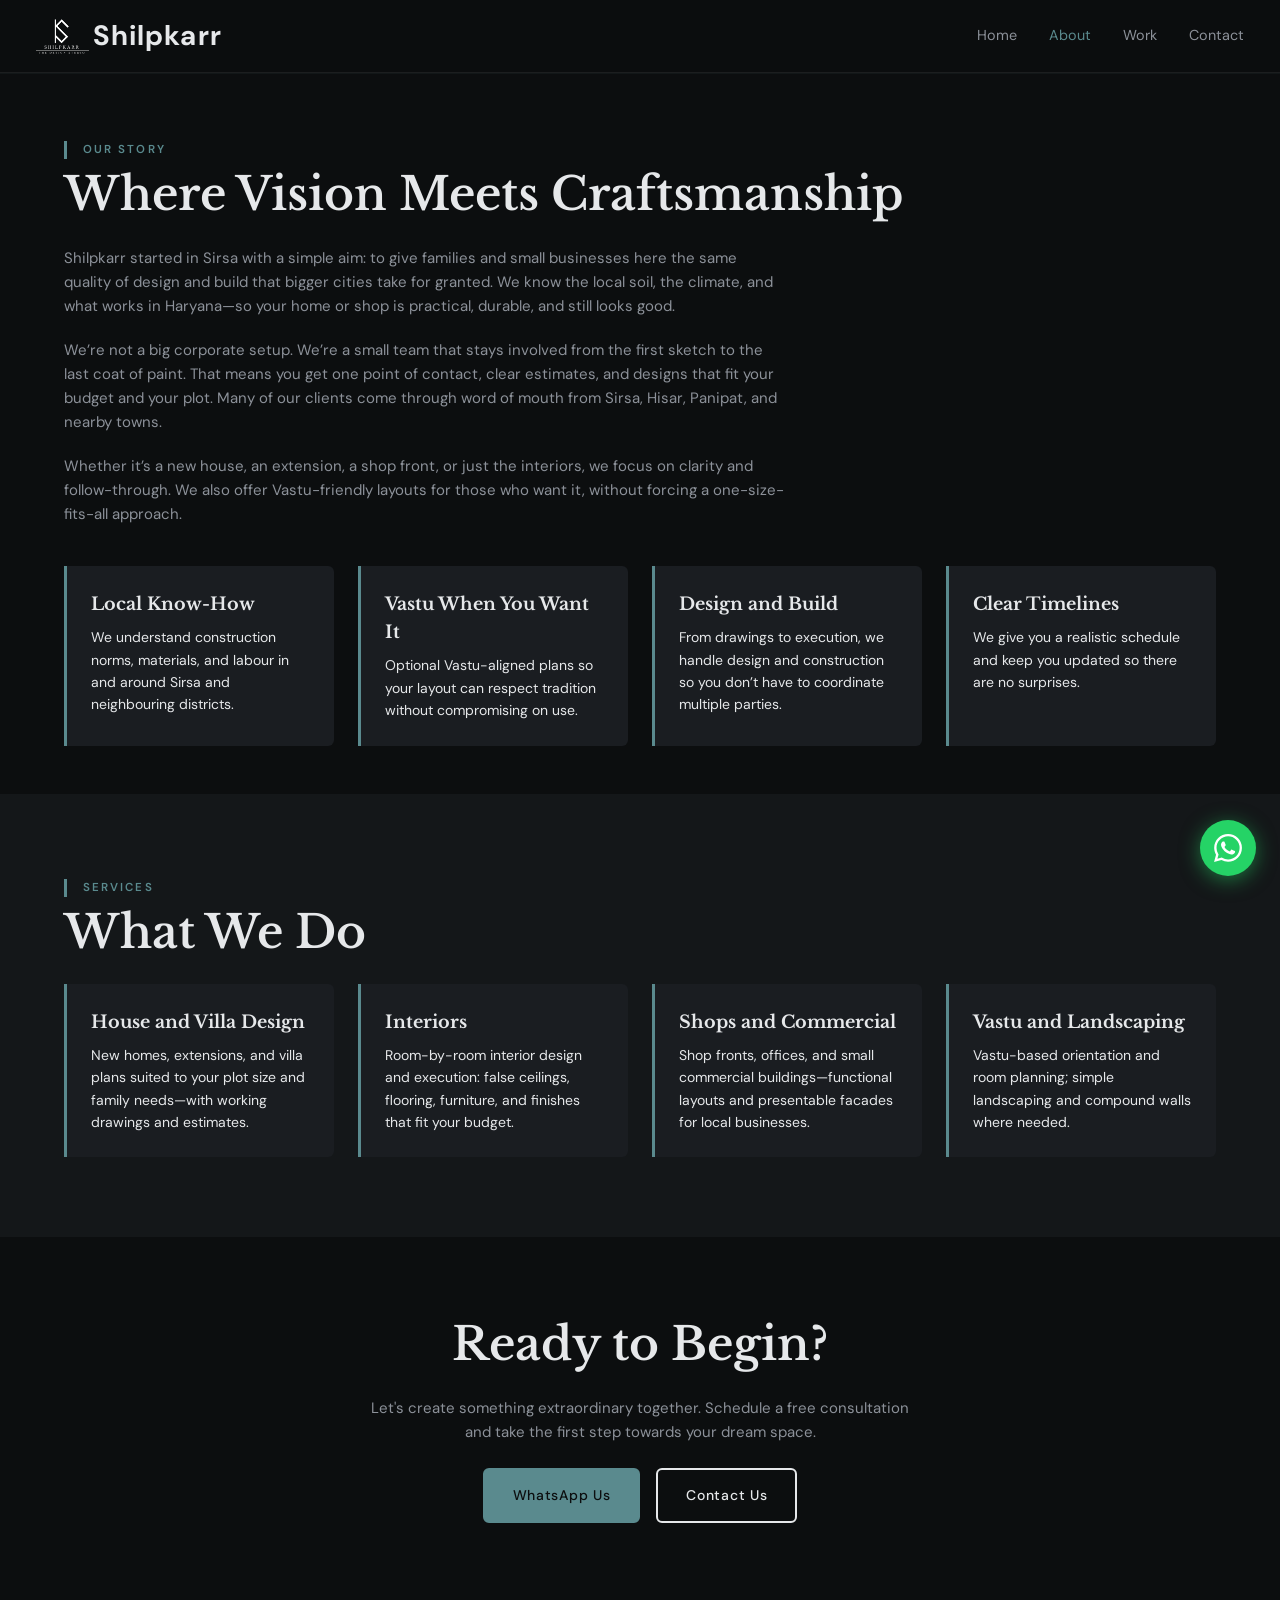
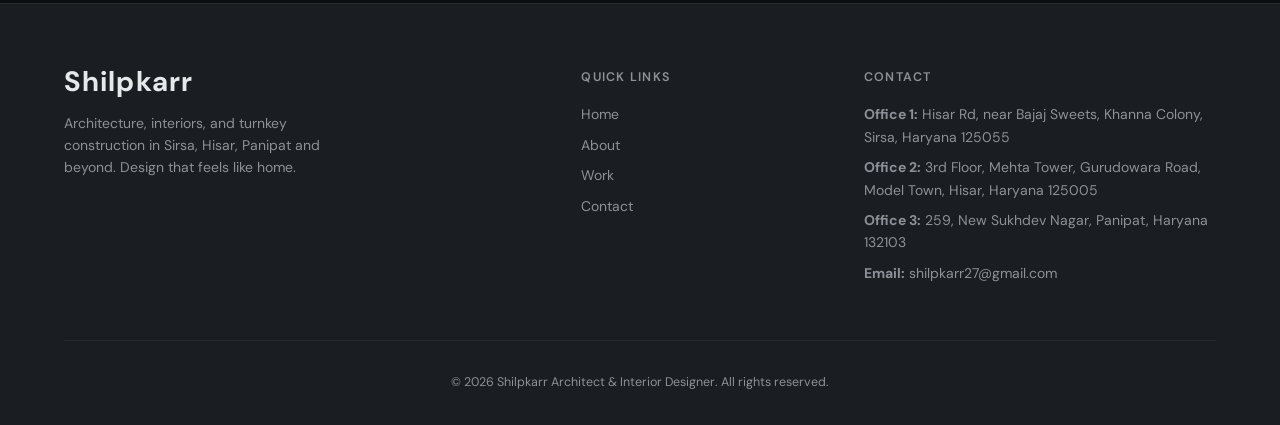
<file: about/index.html>
<!DOCTYPE html>
<html lang="en">
<head>
    <meta charset="UTF-8">
    <meta name="viewport" content="width=device-width, initial-scale=1.0">
    <title>About Shilpkarr | Architecture, Interiors &amp; Vastu in Haryana</title>
    <meta name="description" content="About Shilpkarr — architecture, interior design, and Vastu planning from Sirsa with studios in Hisar and Panipat. Local know-how, design-and-build, and turnkey delivery across Haryana.">
    <meta name="robots" content="index, follow">
    <link rel="canonical" href="https://shilpkarr.in/about/">
    <meta property="og:type" content="website">
    <meta property="og:site_name" content="Shilpkarr">
    <meta property="og:url" content="https://shilpkarr.in/about/">
    <meta property="og:title" content="About Shilpkarr | Architecture, Interiors &amp; Vastu">
    <meta property="og:description" content="Where vision meets craftsmanship — architecture and interiors rooted in Sirsa with projects across Hisar, Panipat, and Haryana.">
    <meta property="og:image" content="https://shilpkarr.in/compressed_photos/IMG_2951.JPG.jpeg">
    <meta property="og:locale" content="en_IN">
    <meta name="twitter:card" content="summary_large_image">
    <meta name="twitter:title" content="About Shilpkarr">
    <meta name="twitter:description" content="Architecture, interiors, and Vastu-friendly design with offices in Sirsa, Hisar, and Panipat.">
    <meta name="twitter:image" content="https://shilpkarr.in/compressed_photos/IMG_2951.JPG.jpeg">
    <meta name="theme-color" content="#0c0e0f">
    <script type="application/ld+json">
    {"@context":"https://schema.org","@type":"BreadcrumbList","itemListElement":[{"@type":"ListItem","position":1,"name":"Home","item":"https://shilpkarr.in/"},{"@type":"ListItem","position":2,"name":"About","item":"https://shilpkarr.in/about/"}]}
    </script>
    <link rel="icon" href="https://shilpkarr.netlify.app/logo.png" type="image/png">
    <link rel="stylesheet" href="../css/styles.css">
    <link rel="preconnect" href="https://fonts.googleapis.com">
    <link rel="preconnect" href="https://fonts.gstatic.com" crossorigin>
    <link href="https://fonts.googleapis.com/css2?family=Libre+Baskerville:ital,wght@0,400;0,700;1,400&family=DM+Sans:wght@400;500;600&display=swap" rel="stylesheet">
</head>
<body>
    <header class="site-header">
        <div class="header-inner">
            <a href="../index.html" class="logo"><img src="../compressed_photos/SHILPKAR%20LOGO%20White.png" alt="" class="logo-img">Shilpkarr</a>
            <button class="nav-toggle" aria-label="Toggle menu">
                <span></span><span></span><span></span>
            </button>
            <nav class="main-nav">
                <a href="../index.html">Home</a>
                <a href="index.html">About</a>
                <a href="../work/index.html">Work</a>
                <a href="../contact/index.html">Contact</a>
            </nav>
        </div>
    </header>

    <main>
        <section class="about-hero section">
            <div class="container">
                <span class="section-label">Our Story</span>
                <h1 class="section-title">Where Vision Meets Craftsmanship</h1>
                <div class="about-content">
                    <p>Shilpkarr started in Sirsa with a simple aim: to give families and small businesses here the same quality of design and build that bigger cities take for granted. We know the local soil, the climate, and what works in Haryana—so your home or shop is practical, durable, and still looks good.</p>
                    <p>We’re not a big corporate setup. We’re a small team that stays involved from the first sketch to the last coat of paint. That means you get one point of contact, clear estimates, and designs that fit your budget and your plot. Many of our clients come through word of mouth from Sirsa, Hisar, Panipat, and nearby towns.</p>
                    <p>Whether it’s a new house, an extension, a shop front, or just the interiors, we focus on clarity and follow-through. We also offer Vastu-friendly layouts for those who want it, without forcing a one-size-fits-all approach.</p>
                </div>
                <div class="about-values">
                    <div class="about-value">
                        <h3>Local Know-How</h3>
                        <p>We understand construction norms, materials, and labour in and around Sirsa and neighbouring districts.</p>
                    </div>
                    <div class="about-value">
                        <h3>Vastu When You Want It</h3>
                        <p>Optional Vastu-aligned plans so your layout can respect tradition without compromising on use.</p>
                    </div>
                    <div class="about-value">
                        <h3>Design and Build</h3>
                        <p>From drawings to execution, we handle design and construction so you don’t have to coordinate multiple parties.</p>
                    </div>
                    <div class="about-value">
                        <h3>Clear Timelines</h3>
                        <p>We give you a realistic schedule and keep you updated so there are no surprises.</p>
                    </div>
                </div>
            </div>
        </section>

        <section class="section section-dark">
            <div class="container">
                <span class="section-label">Services</span>
                <h2 class="section-title">What We Do</h2>
                <div class="about-values" style="margin-top: 1.5rem;">
                    <div class="about-value">
                        <h3>House and Villa Design</h3>
                        <p>New homes, extensions, and villa plans suited to your plot size and family needs—with working drawings and estimates.</p>
                    </div>
                    <div class="about-value">
                        <h3>Interiors</h3>
                        <p>Room-by-room interior design and execution: false ceilings, flooring, furniture, and finishes that fit your budget.</p>
                    </div>
                    <div class="about-value">
                        <h3>Shops and Commercial</h3>
                        <p>Shop fronts, offices, and small commercial buildings—functional layouts and presentable facades for local businesses.</p>
                    </div>
                    <div class="about-value">
                        <h3>Vastu and Landscaping</h3>
                        <p>Vastu-based orientation and room planning; simple landscaping and compound walls where needed.</p>
                    </div>
                </div>
            </div>
        </section>

        <section class="cta-section section">
            <div class="container">
                <h2 class="section-title">Ready to Begin?</h2>
                <p class="cta-text">Let's create something extraordinary together. Schedule a free consultation and take the first step towards your dream space.</p>
                <div class="cta-buttons">
                    <a href="https://wa.me/919729186414?text=Hello%20Shilpkarr%2C%20I%20would%20like%20to%20schedule%20a%20consultation" class="btn btn-primary btn-whatsapp" target="_blank" rel="noopener">WhatsApp Us</a>
                    <a href="../contact/index.html" class="btn btn-outline">Contact Us</a>
                </div>
            </div>
        </section>
    </main>

    <footer id="footer-placeholder"></footer>

    <a href="https://wa.me/919729186414" class="whatsapp-float" aria-label="Chat on WhatsApp" target="_blank" rel="noopener">
        <svg viewBox="0 0 24 24" fill="currentColor" width="28" height="28"><path d="M17.472 14.382c-.297-.149-1.758-.867-2.03-.967-.273-.099-.471-.148-.67.15-.197.297-.767.966-.94 1.164-.173.199-.347.223-.644.075-.297-.15-1.255-.463-2.39-1.475-.883-.788-1.48-1.761-1.653-2.059-.173-.297-.018-.458.13-.606.134-.133.298-.347.446-.52.149-.174.198-.298.298-.497.099-.198.05-.371-.025-.52-.075-.149-.669-1.612-.916-2.207-.242-.579-.487-.5-.669-.51-.173-.008-.371-.01-.57-.01-.198 0-.52.074-.792.372-.272.297-1.04 1.016-1.04 2.479 0 1.462 1.065 2.875 1.213 3.074.149.198 2.096 3.2 5.077 4.487.709.306 1.262.489 1.694.625.712.227 1.36.195 1.871.118.571-.085 1.758-.719 2.006-1.413.248-.694.248-1.289.173-1.413-.074-.124-.272-.198-.57-.347m-5.421 7.403h-.004a9.87 9.87 0 01-5.031-1.378l-.361-.214-3.741.982.998-3.648-.235-.374a9.86 9.86 0 01-1.51-5.26c.001-5.45 4.436-9.884 9.888-9.884 2.64 0 5.122 1.03 6.988 2.898a9.825 9.825 0 012.893 6.994c-.003 5.45-4.437 9.884-9.885 9.884m8.413-18.297A11.815 11.815 0 0012.05 0C5.495 0 .16 5.335.157 11.892c0 2.096.547 4.142 1.588 5.945L.057 24l6.305-1.654a11.882 11.882 0 005.683 1.448h.005c6.554 0 11.89-5.335 11.893-11.893a11.821 11.821 0 00-3.48-8.413z"/></svg>
    </a>

    <script src="../js/footer.js" defer></script>
    <script src="../js/main.js" defer></script>
</body>
</html>
</file>
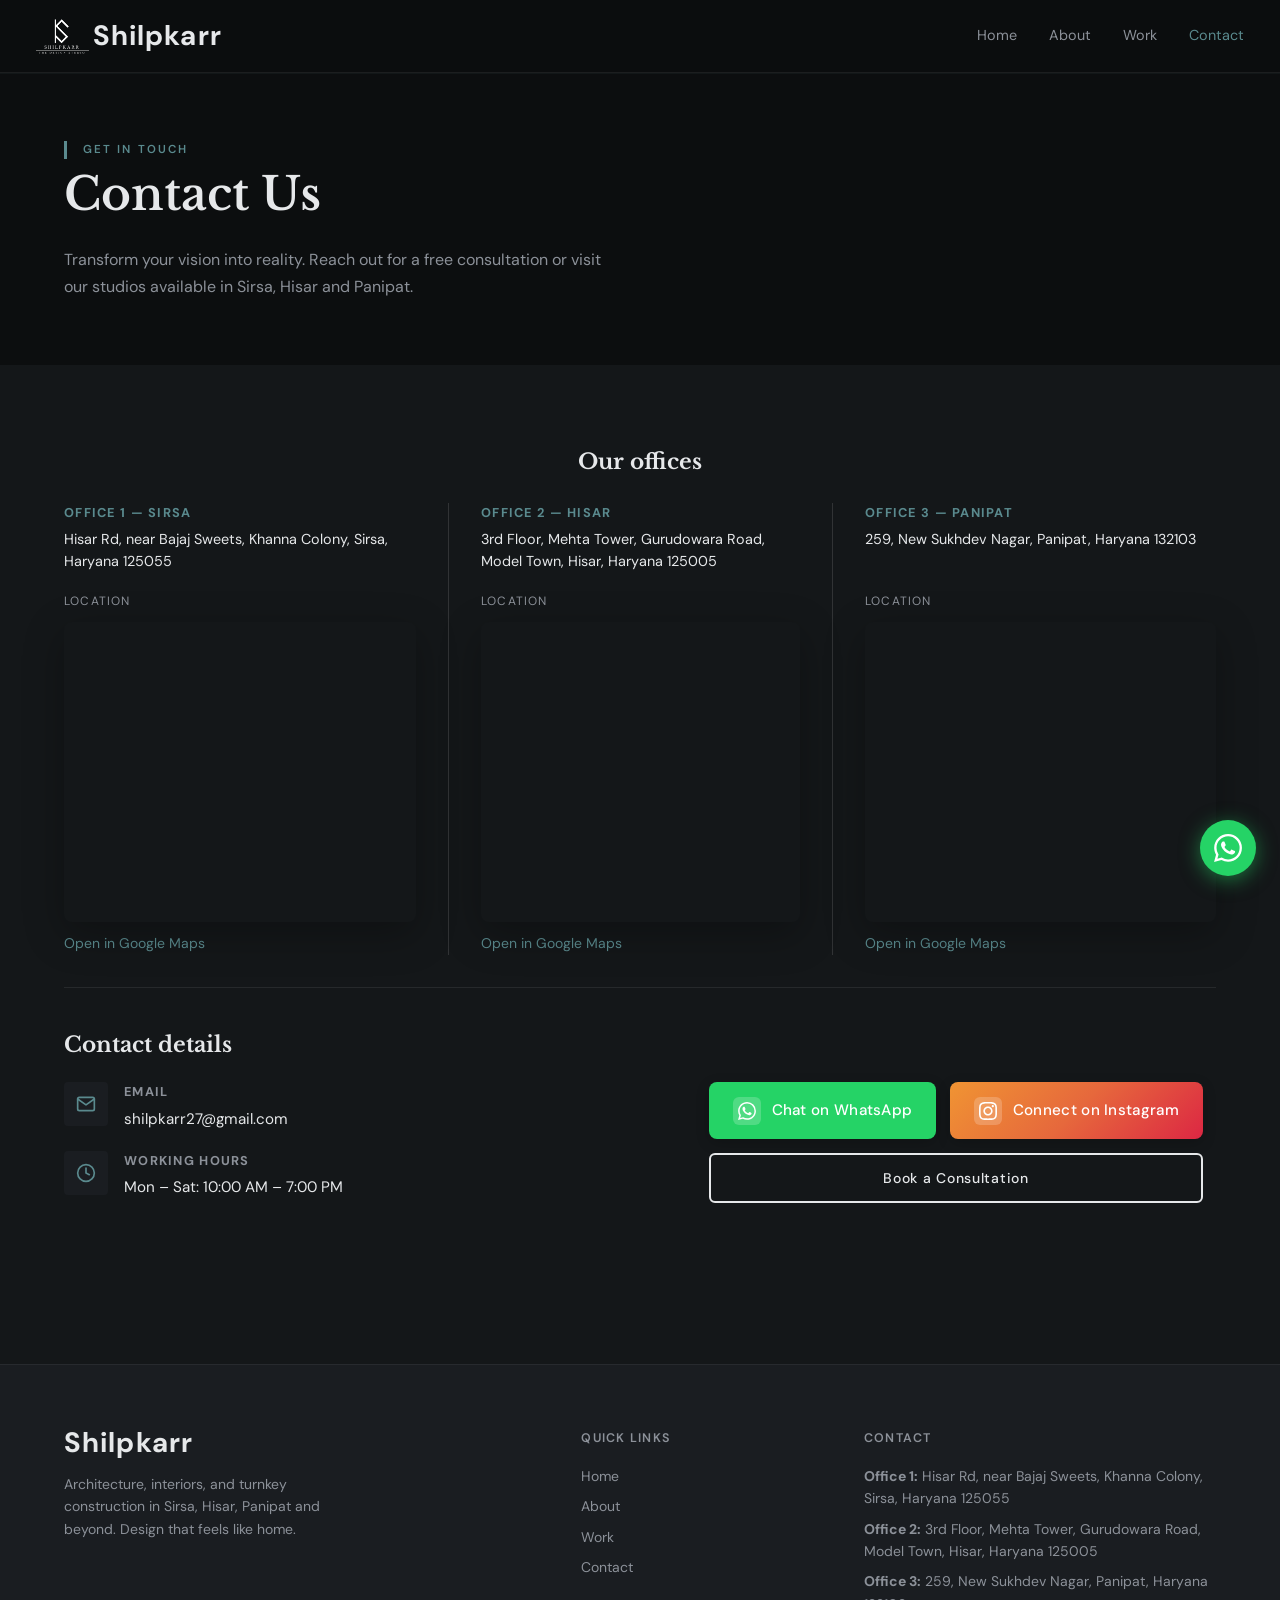
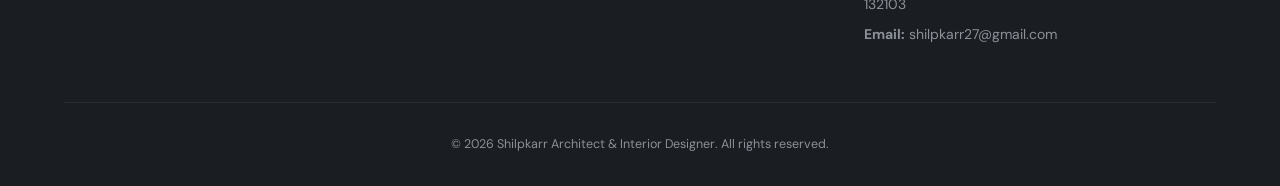
<file: contact/index.html>
<!DOCTYPE html>
<html lang="en">
<head>
    <meta charset="UTF-8">
    <meta name="viewport" content="width=device-width, initial-scale=1.0">
    <title>Contact Shilpkarr | Sirsa, Hisar &amp; Panipat Offices</title>
    <meta name="description" content="Book a consultation at Shilpkarr. Visit our architecture and interior design studios in Sirsa, Hisar, or Panipat — call, WhatsApp, or email for Vastu-friendly home and commercial projects.">
    <meta name="robots" content="index, follow">
    <link rel="canonical" href="https://shilpkarr.in/contact/">
    <meta property="og:type" content="website">
    <meta property="og:site_name" content="Shilpkarr">
    <meta property="og:url" content="https://shilpkarr.in/contact/">
    <meta property="og:title" content="Contact Shilpkarr | Sirsa, Hisar, Panipat">
    <meta property="og:description" content="Reach out for architecture, interiors, and Vastu planning. Visit our offices in Sirsa, Hisar, or Panipat, Haryana.">
    <meta property="og:image" content="https://shilpkarr.in/compressed_photos/IMG_2951.JPG.jpeg">
    <meta property="og:locale" content="en_IN">
    <meta name="twitter:card" content="summary_large_image">
    <meta name="twitter:title" content="Contact Shilpkarr">
    <meta name="twitter:description" content="Studios in Sirsa, Hisar, and Panipat. Architecture, interiors, and turnkey construction.">
    <meta name="twitter:image" content="https://shilpkarr.in/compressed_photos/IMG_2951.JPG.jpeg">
    <meta name="theme-color" content="#0c0e0f">
    <script type="application/ld+json">
    {"@context":"https://schema.org","@graph":[{"@type":"BreadcrumbList","itemListElement":[{"@type":"ListItem","position":1,"name":"Home","item":"https://shilpkarr.in/"},{"@type":"ListItem","position":2,"name":"Contact","item":"https://shilpkarr.in/contact/"}]},{"@type":"ProfessionalService","name":"Shilpkarr","url":"https://shilpkarr.in/contact/","telephone":"+91-97291-86414","email":"shilpkarr27@gmail.com","areaServed":[{"@type":"City","name":"Sirsa"},{"@type":"City","name":"Hisar"},{"@type":"City","name":"Panipat"}],"location":[{"@type":"Place","name":"Shilpkarr — Sirsa","geo":{"@type":"GeoCoordinates","latitude":29.5345,"longitude":75.0512},"address":{"@type":"PostalAddress","streetAddress":"Hisar Rd, near Bajaj Sweets, Khanna Colony","addressLocality":"Sirsa","addressRegion":"Haryana","postalCode":"125055","addressCountry":"IN"}},{"@type":"Place","name":"Shilpkarr — Hisar","geo":{"@type":"GeoCoordinates","latitude":29.1348523,"longitude":75.7443398},"address":{"@type":"PostalAddress","streetAddress":"3rd Floor, Mehta Tower, Gurudowara Road, Model Town","addressLocality":"Hisar","addressRegion":"Haryana","postalCode":"125005","addressCountry":"IN"}},{"@type":"Place","name":"Shilpkarr — Panipat","address":{"@type":"PostalAddress","streetAddress":"259, New Sukhdev Nagar","addressLocality":"Panipat","addressRegion":"Haryana","postalCode":"132103","addressCountry":"IN"}}],"openingHoursSpecification":[{"@type":"OpeningHoursSpecification","dayOfWeek":["Monday","Tuesday","Wednesday","Thursday","Friday","Saturday"],"opens":"10:00","closes":"19:00"}]}]}
    </script>
    <link rel="icon" href="https://shilpkarr.netlify.app/logo.png" type="image/png">
    <link rel="stylesheet" href="../css/styles.css">
    <link rel="preconnect" href="https://fonts.googleapis.com">
    <link rel="preconnect" href="https://fonts.gstatic.com" crossorigin>
    <link href="https://fonts.googleapis.com/css2?family=Libre+Baskerville:ital,wght@0,400;0,700;1,400&family=DM+Sans:wght@400;500;600&display=swap" rel="stylesheet">
</head>
<body>
    <header class="site-header">
        <div class="header-inner">
            <a href="../index.html" class="logo"><img src="../compressed_photos/SHILPKAR%20LOGO%20White.png" alt="" class="logo-img">Shilpkarr</a>
            <button class="nav-toggle" aria-label="Toggle menu">
                <span></span><span></span><span></span>
            </button>
            <nav class="main-nav">
                <a href="../index.html">Home</a>
                <a href="../about/index.html">About</a>
                <a href="../work/index.html">Work</a>
                <a href="index.html">Contact</a>
            </nav>
        </div>
    </header>

    <main>
        <section class="contact-hero section">
            <div class="container">
                <span class="section-label">Get in Touch</span>
                <h1 class="section-title">Contact Us</h1>
                <p class="hero-subtitle" style="max-width: 560px;">Transform your vision into reality. Reach out for a free consultation or visit our studios available in Sirsa, Hisar and Panipat.</p>
            </div>
        </section>

        <section class="section section-dark">
            <div class="container">
                <h3 class="contact-section-title">Our offices</h3>
                <div class="contact-offices-grid">
                    <article class="contact-office-col">
                        <div class="contact-office-address">
                            <strong class="contact-address-label">Office 1 — Sirsa</strong>
                            <p class="contact-address-text">Hisar Rd, near Bajaj Sweets, Khanna Colony, Sirsa, Haryana 125055</p>
                        </div>
                        <div class="contact-office-location">
                            <span class="contact-location-label">Location</span>
                            <div class="contact-map contact-map--office">
                                <iframe src="https://maps.google.com/maps?q=29.5345%2C75.0512&amp;z=16&amp;hl=en&amp;ie=UTF8&amp;output=embed" loading="lazy" referrerpolicy="no-referrer-when-downgrade" title="Office 1 — Sirsa on map"></iframe>
                            </div>
                            <a href="https://maps.app.goo.gl/Kfa1HjLP8AKBU7md8" class="contact-map-link" target="_blank" rel="noopener">Open in Google Maps</a>
                        </div>
                    </article>
                    <article class="contact-office-col">
                        <div class="contact-office-address">
                            <strong class="contact-address-label">Office 2 — Hisar</strong>
                            <p class="contact-address-text">3rd Floor, Mehta Tower, Gurudowara Road, Model Town, Hisar, Haryana 125005</p>
                        </div>
                        <div class="contact-office-location">
                            <span class="contact-location-label">Location</span>
                            <div class="contact-map contact-map--office">
                                <iframe src="https://maps.google.com/maps?q=29.1348523%2C75.7443398&amp;z=16&amp;hl=en&amp;ie=UTF8&amp;output=embed" loading="lazy" referrerpolicy="no-referrer-when-downgrade" title="Office 2 — Hisar on map"></iframe>
                            </div>
                            <a href="https://maps.app.goo.gl/4rbZj1JHUuov7ebB7" class="contact-map-link" target="_blank" rel="noopener">Open in Google Maps</a>
                        </div>
                    </article>
                    <article class="contact-office-col">
                        <div class="contact-office-address">
                            <strong class="contact-address-label">Office 3 — Panipat</strong>
                            <p class="contact-address-text">259, New Sukhdev Nagar, Panipat, Haryana 132103</p>
                        </div>
                        <div class="contact-office-location">
                            <span class="contact-location-label">Location</span>
                            <div class="contact-map contact-map--office">
                                <iframe src="https://maps.google.com/maps?q=259%2C%20New%20Sukhdev%20Nagar%2C%20Panipat%2C%20Haryana%20132103&amp;z=16&amp;hl=en&amp;ie=UTF8&amp;output=embed" loading="lazy" referrerpolicy="no-referrer-when-downgrade" title="Office 3 — Panipat on map"></iframe>
                            </div>
                            <a href="https://www.google.com/maps/search/?api=1&amp;query=259%2C%20New%20Sukhdev%20Nagar%2C%20Panipat%2C%20Haryana%20132103" class="contact-map-link" target="_blank" rel="noopener">Open in Google Maps</a>
                        </div>
                    </article>
                </div>

                <div class="contact-details-panel">
                    <div class="contact-details-inner">
                        <h3 class="contact-section-title contact-section-title--secondary contact-details-heading">Contact details</h3>
                        <div class="contact-details">
                            <div class="contact-item">
                                <div class="contact-item-icon">
                                    <svg xmlns="http://www.w3.org/2000/svg" viewBox="0 0 24 24" fill="none" stroke="currentColor" stroke-width="2" stroke-linecap="round" stroke-linejoin="round"><path d="M4 4h16c1.1 0 2 .9 2 2v12c0 1.1-.9 2-2 2H4c-1.1 0-2-.9-2-2V6c0-1.1.9-2 2-2z"></path><polyline points="22,6 12,13 2,6"></polyline></svg>
                                </div>
                                <div class="contact-item-text">
                                    <strong>Email</strong>
                                    <p><a href="mailto:shilpkarr27@gmail.com">shilpkarr27@gmail.com</a></p>
                                </div>
                            </div>
                            <div class="contact-item">
                                <div class="contact-item-icon">
                                    <svg xmlns="http://www.w3.org/2000/svg" viewBox="0 0 24 24" fill="none" stroke="currentColor" stroke-width="2" stroke-linecap="round" stroke-linejoin="round"><circle cx="12" cy="12" r="10"></circle><polyline points="12 6 12 12 16 14"></polyline></svg>
                                </div>
                                <div class="contact-item-text">
                                    <strong>Working Hours</strong>
                                    <p>Mon – Sat: 10:00 AM – 7:00 PM</p>
                                </div>
                            </div>
                        </div>
                        <div class="contact-details-actions">
                            <div class="contact-cta-buttons">
                                <a href="https://wa.me/919729186414?text=Hello%20Shilpkarr%2C%20I%20would%20like%20to%20discuss%20a%20project" class="contact-whatsapp-cta" target="_blank" rel="noopener">
                                    <span class="contact-cta-icon"><svg viewBox="0 0 24 24" fill="currentColor" width="22" height="22"><path d="M17.472 14.382c-.297-.149-1.758-.867-2.03-.967-.273-.099-.471-.148-.67.15-.197.297-.767.966-.94 1.164-.173.199-.347.223-.644.075-.297-.15-1.255-.463-2.39-1.475-.883-.788-1.48-1.761-1.653-2.059-.173-.297-.018-.458.13-.606.134-.133.298-.347.446-.52.149-.174.198-.298.298-.497.099-.198.05-.371-.025-.52-.075-.149-.669-1.612-.916-2.207-.242-.579-.487-.5-.669-.51-.173-.008-.371-.01-.57-.01-.198 0-.52.074-.792.372-.272.297-1.04 1.016-1.04 2.479 0 1.462 1.065 2.875 1.213 3.074.149.198 2.096 3.2 5.077 4.487.709.306 1.262.489 1.694.625.712.227 1.36.195 1.871.118.571-.085 1.758-.719 2.006-1.413.248-.694.248-1.289.173-1.413-.074-.124-.272-.198-.57-.347m-5.421 7.403h-.004a9.87 9.87 0 01-5.031-1.378l-.361-.214-3.741.982.998-3.648-.235-.374a9.86 9.86 0 01-1.51-5.26c.001-5.45 4.436-9.884 9.888-9.884 2.64 0 5.122 1.03 6.988 2.898a9.825 9.825 0 012.893 6.994c-.003 5.45-4.437 9.884-9.885 9.884m8.413-18.297A11.815 11.815 0 0012.05 0C5.495 0 .16 5.335.157 11.892c0 2.096.547 4.142 1.588 5.945L.057 24l6.305-1.654a11.882 11.882 0 005.683 1.448h.005c6.554 0 11.89-5.335 11.893-11.893a11.821 11.821 0 00-3.48-8.413z"/></svg></span>
                                    Chat on WhatsApp
                                </a>
                                <a href="https://www.instagram.com/_shilpkarr_/" class="contact-instagram-cta" target="_blank" rel="noopener">
                                    <span class="contact-cta-icon"><svg viewBox="0 0 24 24" fill="currentColor" width="22" height="22"><path d="M12 2.163c3.204 0 3.584.012 4.85.07 3.252.148 4.771 1.691 4.919 4.919.058 1.265.069 1.645.069 4.849 0 3.205-.012 3.584-.069 4.849-.149 3.225-1.664 4.771-4.919 4.919-1.266.058-1.644.07-4.85.07-3.204 0-3.584-.012-4.849-.07-3.26-.149-4.771-1.699-4.919-4.92-.058-1.265-.07-1.644-.07-4.849 0-3.204.013-3.583.07-4.849.149-3.227 1.664-4.771 4.919-4.919 1.266-.058 1.645-.07 4.849-.07zm0-2.163c-3.259 0-3.667.014-4.947.072-4.358.2-6.78 2.618-6.98 6.98-.059 1.281-.073 1.689-.073 4.948 0 3.259.014 3.668.072 4.948.2 4.358 2.618 6.78 6.98 6.98 1.281.058 1.689.072 4.948.072 3.259 0 3.668-.014 4.948-.072 4.354-.2 6.782-2.618 6.979-6.98.059-1.28.073-1.689.073-4.948 0-3.259-.014-3.667-.072-4.947-.196-4.354-2.617-6.78-6.979-6.98-1.281-.059-1.69-.073-4.949-.073zm0 5.838c-3.403 0-6.162 2.759-6.162 6.162s2.759 6.163 6.162 6.163 6.162-2.759 6.162-6.163c0-3.403-2.759-6.162-6.162-6.162zm0 10.162c-2.209 0-4-1.79-4-4 0-2.209 1.791-4 4-4s4 1.791 4 4c0 2.21-1.791 4-4 4zm6.406-11.845c-.796 0-1.441.645-1.441 1.44s.645 1.44 1.441 1.44c.795 0 1.439-.645 1.439-1.44s-.644-1.44-1.439-1.44z"/></svg></span>
                                    Connect on Instagram
                                </a>
                                <button type="button" class="btn btn-outline contact-consult-cta" id="open-consultation-modal">Book a Consultation</button>
                            </div>
                        </div>
                    </div>
                </div>
            </div>
        </section>
    </main>

    <!-- Consultation booking modal -->
    <div id="consultation-modal" class="consultation-modal" aria-hidden="true">
        <div class="consultation-modal-backdrop" id="consultation-modal-backdrop"></div>
        <div class="consultation-modal-box">
            <button type="button" class="consultation-modal-close" id="close-consultation-modal" aria-label="Close">×</button>
            <h2 class="consultation-modal-title">Book a Consultation</h2>
            <p class="consultation-modal-desc">Share your details and we’ll get back to you to confirm your slot.</p>
            <form id="consultation-form" class="consultation-form" autocomplete="off">
                <div id="consultation-form-success" class="consultation-message consultation-message--success" hidden>
                    Thank you! We've received your request and will get back to you soon.
                </div>
                <div id="consultation-form-error" class="consultation-message consultation-message--error" hidden>
                    Something went wrong. Please try again or contact us directly.
                </div>
                <div id="consultation-form-fields">
                    <label class="consultation-label" for="consult-name">Name</label>
                    <input type="text" id="consult-name" name="name" class="consultation-input" placeholder="Your name" autocomplete="off" required>
                    <label class="consultation-label" for="consult-phone">Contact number</label>
                    <input type="tel" id="consult-phone" name="phone" class="consultation-input" placeholder="e.g. 9999999999" autocomplete="off" inputmode="numeric" required>
                    <label class="consultation-label" for="consult-date">Preferred date</label>
                    <input type="date" id="consult-date" name="date" class="consultation-input" autocomplete="off" required>
                    <label class="consultation-label" for="consult-location">Preferred location</label>
                    <select id="consult-location" name="location" class="consultation-input consultation-select" autocomplete="off" required>
                        <option value="" disabled selected>Select office</option>
                        <option value="Office 1 – Hisar Rd, near Bajaj Sweets, Khanna Colony, Sirsa, Haryana 125055">Office 1 – Sirsa</option>
                        <option value="Office 2 – 3rd Floor, Mehta Tower, Gurudowara Road, Model Town, Hisar, Haryana 125005">Office 2 – Hisar</option>
                        <option value="Office 3 – 259, New Sukhdev Nagar, Panipat, Haryana 132103">Office 3 – Panipat</option>
                    </select>
                    <button type="submit" class="btn btn-primary consultation-submit">Submit</button>
                </div>
            </form>
        </div>
    </div>

    <footer id="footer-placeholder"></footer>

    <a href="https://wa.me/919729186414" class="whatsapp-float" aria-label="Chat on WhatsApp" target="_blank" rel="noopener">
        <svg viewBox="0 0 24 24" fill="currentColor" width="28" height="28"><path d="M17.472 14.382c-.297-.149-1.758-.867-2.03-.967-.273-.099-.471-.148-.67.15-.197.297-.767.966-.94 1.164-.173.199-.347.223-.644.075-.297-.15-1.255-.463-2.39-1.475-.883-.788-1.48-1.761-1.653-2.059-.173-.297-.018-.458.13-.606.134-.133.298-.347.446-.52.149-.174.198-.298.298-.497.099-.198.05-.371-.025-.52-.075-.149-.669-1.612-.916-2.207-.242-.579-.487-.5-.669-.51-.173-.008-.371-.01-.57-.01-.198 0-.52.074-.792.372-.272.297-1.04 1.016-1.04 2.479 0 1.462 1.065 2.875 1.213 3.074.149.198 2.096 3.2 5.077 4.487.709.306 1.262.489 1.694.625.712.227 1.36.195 1.871.118.571-.085 1.758-.719 2.006-1.413.248-.694.248-1.289.173-1.413-.074-.124-.272-.198-.57-.347m-5.421 7.403h-.004a9.87 9.87 0 01-5.031-1.378l-.361-.214-3.741.982.998-3.648-.235-.374a9.86 9.86 0 01-1.51-5.26c.001-5.45 4.436-9.884 9.888-9.884 2.64 0 5.122 1.03 6.988 2.898a9.825 9.825 0 012.893 6.994c-.003 5.45-4.437 9.884-9.885 9.884m8.413-18.297A11.815 11.815 0 0012.05 0C5.495 0 .16 5.335.157 11.892c0 2.096.547 4.142 1.588 5.945L.057 24l6.305-1.654a11.882 11.882 0 005.683 1.448h.005c6.554 0 11.89-5.335 11.893-11.893a11.821 11.821 0 00-3.48-8.413z"/></svg>
    </a>

    <script src="../js/footer.js" defer></script>
    <script src="../js/main.js" defer></script>
</body>
</html>
</file>
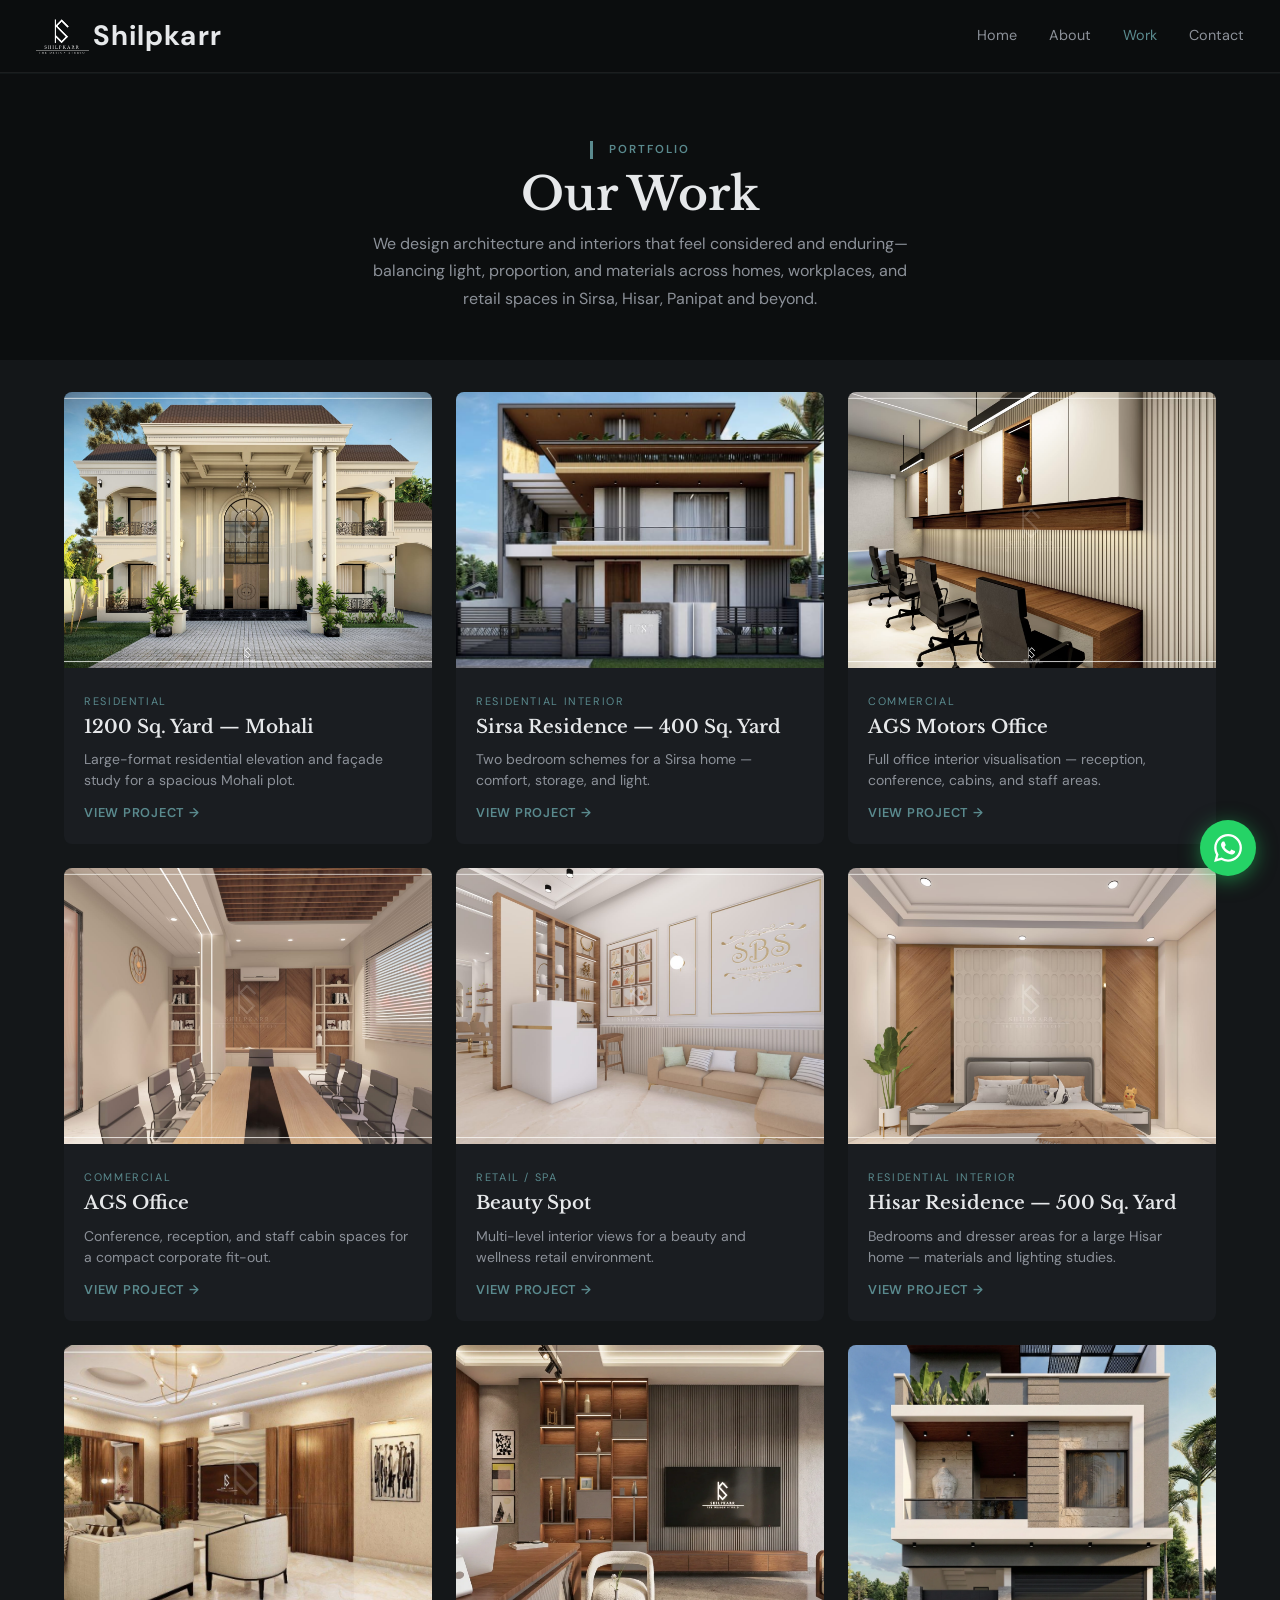
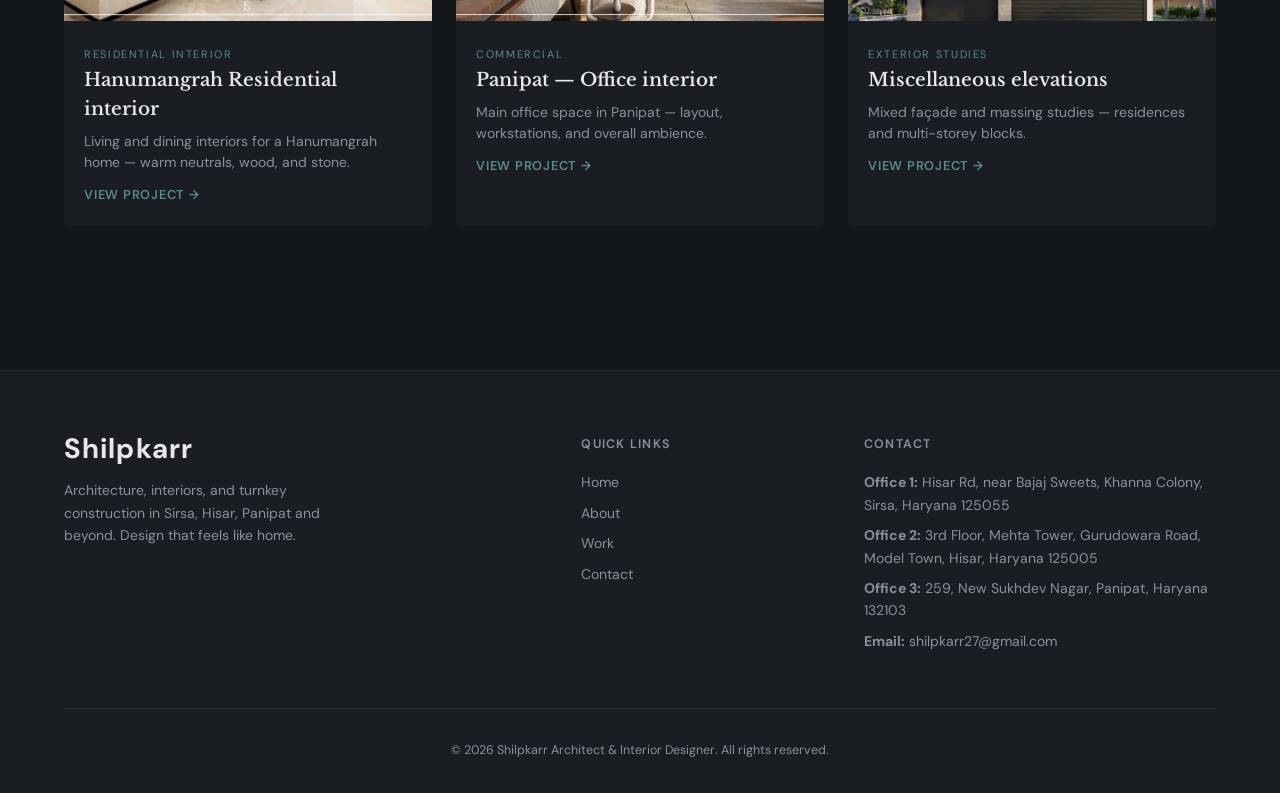
<file: work/index.html>
<!DOCTYPE html>
<html lang="en">
<head>
    <meta charset="UTF-8">
    <meta name="viewport" content="width=device-width, initial-scale=1.0">
    <title>Our Work | Shilpkarr Architecture &amp; Interior Portfolio</title>
    <meta name="description" content="Shilpkarr portfolio — residential and commercial architecture, interior renders, and elevations from Sirsa, Hisar, Panipat, Mohali, and across North India.">
    <meta name="robots" content="index, follow">
    <link rel="canonical" href="https://shilpkarr.in/work/">
    <meta property="og:type" content="website">
    <meta property="og:site_name" content="Shilpkarr">
    <meta property="og:url" content="https://shilpkarr.in/work/">
    <meta property="og:title" content="Our Work | Shilpkarr Architecture &amp; Interiors">
    <meta property="og:description" content="Browse architecture and interior design projects — homes, offices, retail, and façade studies.">
    <meta property="og:image" content="https://shilpkarr.in/compressed_photos/IMG_2951.JPG.jpeg">
    <meta property="og:locale" content="en_IN">
    <meta name="twitter:card" content="summary_large_image">
    <meta name="twitter:title" content="Our Work | Shilpkarr">
    <meta name="twitter:description" content="Architecture and interior design portfolio from Sirsa, Hisar, Panipat and beyond.">
    <meta name="twitter:image" content="https://shilpkarr.in/compressed_photos/IMG_2951.JPG.jpeg">
    <meta name="theme-color" content="#0c0e0f">
    <script type="application/ld+json">
    {"@context":"https://schema.org","@type":"BreadcrumbList","itemListElement":[{"@type":"ListItem","position":1,"name":"Home","item":"https://shilpkarr.in/"},{"@type":"ListItem","position":2,"name":"Work","item":"https://shilpkarr.in/work/"}]}
    </script>
    <link rel="icon" href="https://shilpkarr.netlify.app/logo.png" type="image/png">
    <link rel="stylesheet" href="../css/styles.css">
    <link rel="preconnect" href="https://fonts.googleapis.com">
    <link rel="preconnect" href="https://fonts.gstatic.com" crossorigin>
    <link href="https://fonts.googleapis.com/css2?family=Libre+Baskerville:ital,wght@0,400;0,700;1,400&family=DM+Sans:wght@400;500;600&display=swap" rel="stylesheet">
</head>
<body>
    <header class="site-header">
        <div class="header-inner">
            <a href="../index.html" class="logo"><img src="../compressed_photos/SHILPKAR%20LOGO%20White.png" alt="" class="logo-img">Shilpkarr</a>
            <button class="nav-toggle" aria-label="Toggle menu">
                <span></span><span></span><span></span>
            </button>
            <nav class="main-nav">
                <a href="../index.html">Home</a>
                <a href="../about/index.html">About</a>
                <a href="index.html">Work</a>
                <a href="../contact/index.html">Contact</a>
            </nav>
        </div>
    </header>

    <main>
        <section class="page-hero">
            <div class="container">
                <span class="section-label">Portfolio</span>
                <h1 class="section-title">Our Work</h1>
                <p class="hero-subtitle" style="max-width: 560px; margin: 0 auto;">We design architecture and interiors that feel considered and enduring—balancing light, proportion, and materials across homes, workplaces, and retail spaces in Sirsa, Hisar, Panipat and beyond.</p>
            </div>
        </section>

        <section class="section section-dark" style="padding-top: 0;">
            <div class="container">
                <div id="render-work-grid" class="work-grid">
                    <!-- Cards from render-projects-data.js -->
                </div>
            </div>
        </section>
    </main>

    <footer id="footer-placeholder"></footer>

    <a href="https://wa.me/919729186414" class="whatsapp-float" aria-label="Chat on WhatsApp" target="_blank" rel="noopener">
        <svg viewBox="0 0 24 24" fill="currentColor" width="28" height="28"><path d="M17.472 14.382c-.297-.149-1.758-.867-2.03-.967-.273-.099-.471-.148-.67.15-.197.297-.767.966-.94 1.164-.173.199-.347.223-.644.075-.297-.15-1.255-.463-2.39-1.475-.883-.788-1.48-1.761-1.653-2.059-.173-.297-.018-.458.13-.606.134-.133.298-.347.446-.52.149-.174.198-.298.298-.497.099-.198.05-.371-.025-.52-.075-.149-.669-1.612-.916-2.207-.242-.579-.487-.5-.669-.51-.173-.008-.371-.01-.57-.01-.198 0-.52.074-.792.372-.272.297-1.04 1.016-1.04 2.479 0 1.462 1.065 2.875 1.213 3.074.149.198 2.096 3.2 5.077 4.487.709.306 1.262.489 1.694.625.712.227 1.36.195 1.871.118.571-.085 1.758-.719 2.006-1.413.248-.694.248-1.289.173-1.413-.074-.124-.272-.198-.57-.347m-5.421 7.403h-.004a9.87 9.87 0 01-5.031-1.378l-.361-.214-3.741.982.998-3.648-.235-.374a9.86 9.86 0 01-1.51-5.26c.001-5.45 4.436-9.884 9.888-9.884 2.64 0 5.122 1.03 6.988 2.898a9.825 9.825 0 012.893 6.994c-.003 5.45-4.437 9.884-9.885 9.884m8.413-18.297A11.815 11.815 0 0012.05 0C5.495 0 .16 5.335.157 11.892c0 2.096.547 4.142 1.588 5.945L.057 24l6.305-1.654a11.882 11.882 0 005.683 1.448h.005c6.554 0 11.89-5.335 11.893-11.893a11.821 11.821 0 00-3.48-8.413z"/></svg>
    </a>

    <script src="../js/render-projects-data.js"></script>
    <script src="../js/footer.js" defer></script>
    <script src="../js/main.js" defer></script>
    <script>
      (function () {
        var grid = document.getElementById('render-work-grid');
        if (!grid || typeof RENDER_PROJECTS === 'undefined') return;

        RENDER_PROJECTS.forEach(function (p) {
          var cover = p.images && p.images[0] ? p.images[0] : '';
          if (!cover) return;
          var src = renderProjectImageUrl(p.folder, cover);
          var tagAll = (p.tag || '').replace(/"/g, '&quot;');

          var a = document.createElement('a');
          a.className = 'work-card work-card--link';
          a.href = 'project.html?p=' + encodeURIComponent(p.slug);
          a.innerHTML =
            '<div class="work-card-image"><img src="' +
            src +
            '" alt="" loading="lazy" decoding="async" width="400" height="300"></div>' +
            '<div class="work-card-content"><span class="work-card-tag" data-tag-all="' +
            tagAll +
            '">' +
            (p.tag || '').replace(/</g, '') +
            '</span><h3 class="work-card-title">' +
            (p.title || '').replace(/</g, '') +
            '</h3><p class="work-card-desc">' +
            (p.shortDescription || '').replace(/</g, '') +
            '</p><span class="work-card-cta">View project →</span></div>';
          grid.appendChild(a);
        });
      })();
    </script>
</body>
</html>
</file>
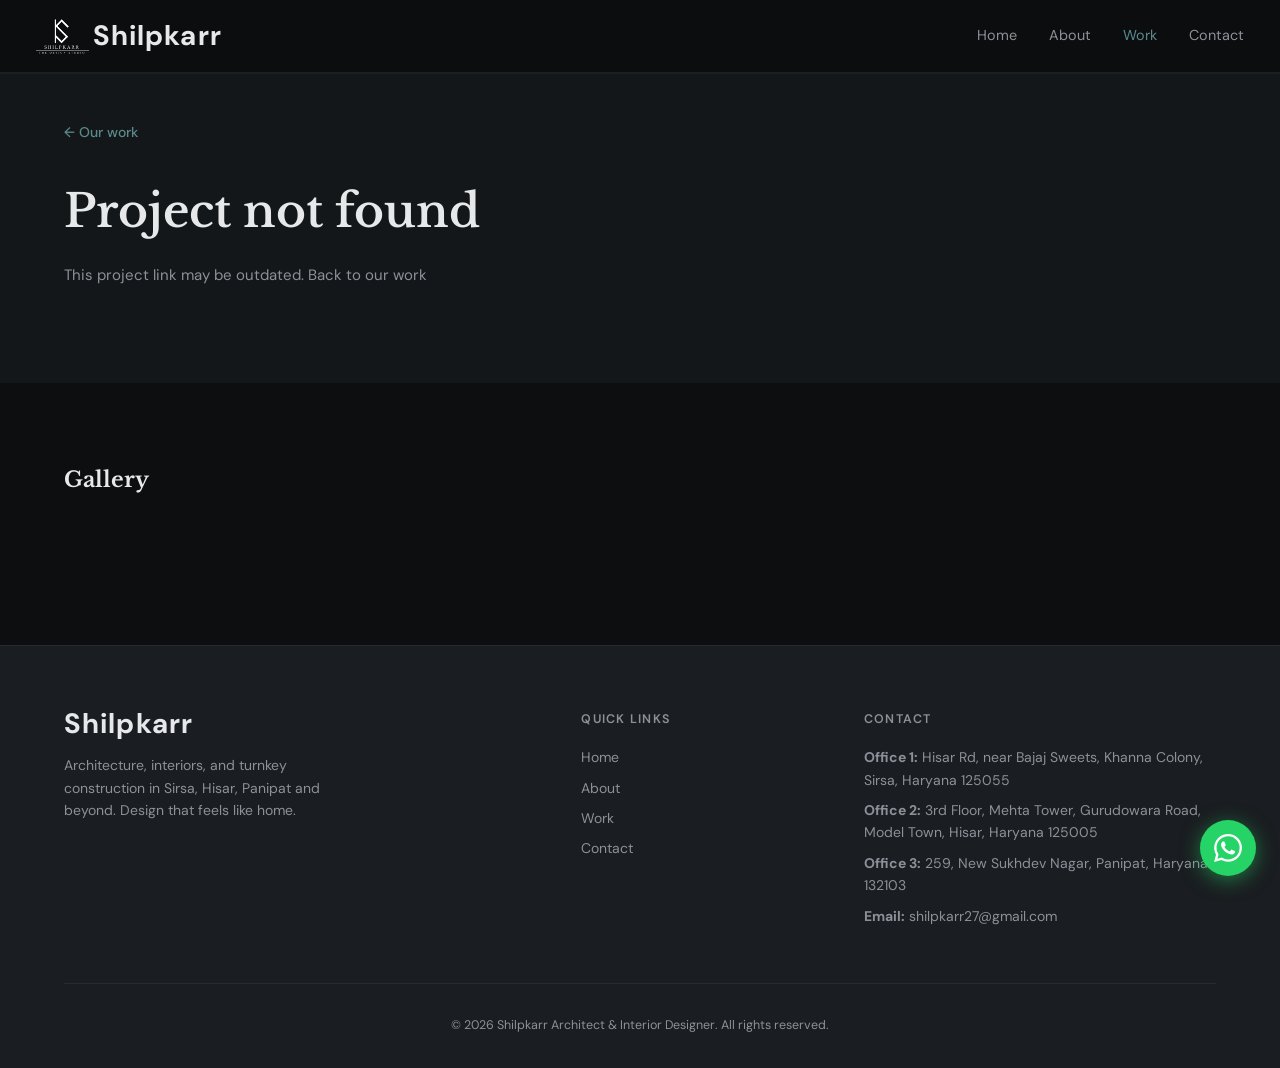
<file: work/project.html>
<!DOCTYPE html>
<html lang="en">
<head>
    <meta charset="UTF-8">
    <meta name="viewport" content="width=device-width, initial-scale=1.0">
    <title>Project | Shilpkarr Architecture &amp; Interior Design</title>
    <meta name="description" id="seo-description" content="Architecture and interior design project by Shilpkarr — portfolio work from Sirsa, Hisar, Panipat and beyond.">
    <meta name="robots" content="index, follow">
    <link rel="canonical" id="seo-canonical" href="https://shilpkarr.in/work/project.html">
    <meta property="og:type" content="article">
    <meta property="og:site_name" content="Shilpkarr">
    <meta property="og:url" id="seo-og-url" content="https://shilpkarr.in/work/project.html">
    <meta property="og:title" id="seo-og-title" content="Project | Shilpkarr">
    <meta property="og:description" id="seo-og-desc" content="Architecture and interior design by Shilpkarr.">
    <meta property="og:image" id="seo-og-image" content="https://shilpkarr.in/compressed_photos/IMG_2951.JPG.jpeg">
    <meta property="og:locale" content="en_IN">
    <meta name="twitter:card" content="summary_large_image">
    <meta name="twitter:title" id="seo-twitter-title" content="Project | Shilpkarr">
    <meta name="twitter:description" id="seo-twitter-desc" content="Architecture and interior design by Shilpkarr.">
    <meta name="twitter:image" id="seo-twitter-image" content="https://shilpkarr.in/compressed_photos/IMG_2951.JPG.jpeg">
    <meta name="theme-color" content="#0c0e0f">
    <script type="application/ld+json" id="seo-jsonld">{"@context":"https://schema.org","@type":"CreativeWork","name":"Shilpkarr project","creator":{"@type":"Organization","name":"Shilpkarr","url":"https://shilpkarr.in/"}}</script>
    <link rel="icon" href="https://shilpkarr.netlify.app/logo.png" type="image/png">
    <link rel="stylesheet" href="../css/styles.css">
    <link rel="preconnect" href="https://fonts.googleapis.com">
    <link rel="preconnect" href="https://fonts.gstatic.com" crossorigin>
    <link href="https://fonts.googleapis.com/css2?family=Libre+Baskerville:ital,wght@0,400;0,700;1,400&family=DM+Sans:wght@400;500;600&display=swap" rel="stylesheet">
</head>
<body>
    <header class="site-header">
        <div class="header-inner">
            <a href="../index.html" class="logo"><img src="../compressed_photos/SHILPKAR%20LOGO%20White.png" alt="" class="logo-img">Shilpkarr</a>
            <button class="nav-toggle" aria-label="Toggle menu">
                <span></span><span></span><span></span>
            </button>
            <nav class="main-nav">
                <a href="../index.html">Home</a>
                <a href="../about/index.html">About</a>
                <a href="index.html">Work</a>
                <a href="../contact/index.html">Contact</a>
            </nav>
        </div>
    </header>

    <main>
        <section class="render-project-hero section section-dark">
            <div class="container">
                <p class="render-project-back"><a href="index.html" class="link-arrow">← Our work</a></p>
                <span class="section-label" id="render-project-tag"></span>
                <h1 class="section-title" id="render-project-title">Project</h1>
                <div class="render-project-body" id="render-project-description"></div>
            </div>
        </section>
        <section class="section">
            <div class="container">
                <h2 class="render-project-gallery-title">Gallery</h2>
                <div id="render-project-gallery" class="project-gallery"></div>
            </div>
        </section>
    </main>

    <footer id="footer-placeholder"></footer>

    <a href="https://wa.me/919729186414" class="whatsapp-float" aria-label="Chat on WhatsApp" target="_blank" rel="noopener">
        <svg viewBox="0 0 24 24" fill="currentColor" width="28" height="28"><path d="M17.472 14.382c-.297-.149-1.758-.867-2.03-.967-.273-.099-.471-.148-.67.15-.197.297-.767.966-.94 1.164-.173.199-.347.223-.644.075-.297-.15-1.255-.463-2.39-1.475-.883-.788-1.48-1.761-1.653-2.059-.173-.297-.018-.458.13-.606.134-.133.298-.347.446-.52.149-.174.198-.298.298-.497.099-.198.05-.371-.025-.52-.075-.149-.669-1.612-.916-2.207-.242-.579-.487-.5-.669-.51-.173-.008-.371-.01-.57-.01-.198 0-.52.074-.792.372-.272.297-1.04 1.016-1.04 2.479 0 1.462 1.065 2.875 1.213 3.074.149.198 2.096 3.2 5.077 4.487.709.306 1.262.489 1.694.625.712.227 1.36.195 1.871.118.571-.085 1.758-.719 2.006-1.413.248-.694.248-1.289.173-1.413-.074-.124-.272-.198-.57-.347m-5.421 7.403h-.004a9.87 9.87 0 01-5.031-1.378l-.361-.214-3.741.982.998-3.648-.235-.374a9.86 9.86 0 01-1.51-5.26c.001-5.45 4.436-9.884 9.888-9.884 2.64 0 5.122 1.03 6.988 2.898a9.825 9.825 0 012.893 6.994c-.003 5.45-4.437 9.884-9.885 9.884m8.413-18.297A11.815 11.815 0 0012.05 0C5.495 0 .16 5.335.157 11.892c0 2.096.547 4.142 1.588 5.945L.057 24l6.305-1.654a11.882 11.882 0 005.683 1.448h.005c6.554 0 11.89-5.335 11.893-11.893a11.821 11.821 0 00-3.48-8.413z"/></svg>
    </a>

    <script src="../js/render-projects-data.js"></script>
    <script src="../js/footer.js" defer></script>
    <script src="../js/main.js" defer></script>
    <script>
      (function () {
        var SITE_ORIGIN = 'https://shilpkarr.in';
        var params = new URLSearchParams(window.location.search);
        var slug = params.get('p') || '';
        var project = typeof getRenderProjectBySlug === 'function' ? getRenderProjectBySlug(slug) : null;
        var titleEl = document.getElementById('render-project-title');
        var tagEl = document.getElementById('render-project-tag');
        var descEl = document.getElementById('render-project-description');
        var galleryEl = document.getElementById('render-project-gallery');

        function setMetaById(id, attr, value) {
          var el = document.getElementById(id);
          if (el && value) el.setAttribute(attr, value);
        }

        if (!project) {
          document.title = 'Project not found — Shilpkarr';
          setMetaById('seo-description', 'content', 'This project could not be found. Browse architecture and interior work by Shilpkarr.');
          setMetaById('seo-og-title', 'content', 'Project not found | Shilpkarr');
          setMetaById('seo-og-desc', 'content', 'Browse our portfolio of architecture and interior projects.');
          if (titleEl) titleEl.textContent = 'Project not found';
          if (tagEl) tagEl.textContent = '';
          if (descEl) {
            descEl.innerHTML = '<p>This project link may be outdated. <a href="index.html">Back to our work</a></p>';
          }
          if (galleryEl) galleryEl.innerHTML = '';
          return;
        }

        var pageUrl = SITE_ORIGIN + '/work/project.html?p=' + encodeURIComponent(slug);
        var descText = project.shortDescription || project.description || '';
        if (descText.length > 160) descText = descText.slice(0, 157) + '…';
        var ogImageUrl =
          project.images && project.images[0]
            ? SITE_ORIGIN +
              '/compressed_renders/' +
              encodeURIComponent(project.folder) +
              '/' +
              encodeURIComponent(project.images[0])
            : SITE_ORIGIN + '/compressed_photos/IMG_2951.JPG.jpeg';

        document.title = project.title + ' — Shilpkarr | Work';
        setMetaById('seo-description', 'content', descText);
        setMetaById('seo-canonical', 'href', pageUrl);
        setMetaById('seo-og-url', 'content', pageUrl);
        setMetaById('seo-og-title', 'content', project.title + ' | Shilpkarr');
        setMetaById('seo-og-desc', 'content', descText);
        setMetaById('seo-og-image', 'content', ogImageUrl);
        setMetaById('seo-twitter-title', 'content', project.title + ' | Shilpkarr');
        setMetaById('seo-twitter-desc', 'content', descText);
        setMetaById('seo-twitter-image', 'content', ogImageUrl);
        var jsonLdEl = document.getElementById('seo-jsonld');
        if (jsonLdEl) {
          jsonLdEl.textContent = JSON.stringify({
            '@context': 'https://schema.org',
            '@graph': [
              {
                '@type': 'BreadcrumbList',
                itemListElement: [
                  { '@type': 'ListItem', position: 1, name: 'Home', item: SITE_ORIGIN + '/' },
                  { '@type': 'ListItem', position: 2, name: 'Work', item: SITE_ORIGIN + '/work/' },
                  { '@type': 'ListItem', position: 3, name: project.title, item: pageUrl },
                ],
              },
              {
                '@type': 'CreativeWork',
                name: project.title,
                description: project.description || project.shortDescription || '',
                image: ogImageUrl,
                url: pageUrl,
                creator: { '@type': 'Organization', name: 'Shilpkarr', url: SITE_ORIGIN + '/' },
              },
            ],
          });
        }
        if (titleEl) titleEl.textContent = project.title;
        if (tagEl) tagEl.textContent = project.tag || '';
        if (descEl) {
          var paras = (project.description || '').split(/\n\n+/).filter(Boolean);
          descEl.innerHTML = paras.map(function (t) { return '<p>' + t.replace(/</g, '&lt;') + '</p>'; }).join('');
        }

        if (galleryEl && project.images && project.images.length) {
          project.images.forEach(function (file, idx) {
            var fig = document.createElement('figure');
            fig.className = 'project-gallery-item';
            var img = document.createElement('img');
            img.src = renderProjectImageUrl(project.folder, file);
            img.alt = (project.title || '') + ' — ' + (idx + 1);
            img.loading = idx === 0 ? 'eager' : 'lazy';
            img.decoding = 'async';
            img.width = 900;
            img.height = 675;
            fig.appendChild(img);
            galleryEl.appendChild(fig);
          });
        }
      })();
    </script>
</body>
</html>
</file>
<file: css/styles.css>
/* ===== Variables ===== */
:root {
    --color-bg: #0c0e0f;
    --color-bg-alt: #141719;
    --color-surface: #1a1d21;
    --color-text: #e6e8ea;
    --color-text-muted: #8c9199;
    --color-accent: #5a8a8e;
    --color-accent-hover: #6b9da1;
    --font-heading: 'Libre Baskerville', Georgia, serif;
    --font-body: 'DM Sans', -apple-system, sans-serif;
    --max-width: 1200px;
    --header-height: 72px;
    --transition: 0.3s ease;
    --radius: 8px;
    --radius-sm: 6px;
}

/* ===== Reset & Base ===== */
*, *::before, *::after {
    margin: 0;
    padding: 0;
    box-sizing: border-box;
}

html {
    scroll-behavior: smooth;
}

body {
    font-family: var(--font-body);
    font-size: 0.9375rem;
    background: var(--color-bg);
    color: var(--color-text);
    line-height: 1.6;
    overflow-x: hidden;
}

img {
    max-width: 100%;
    height: auto;
    display: block;
}

a {
    color: inherit;
    text-decoration: none;
}

ul, ol {
    list-style: none;
}

.container {
    width: 100%;
    max-width: var(--max-width);
    margin: 0 auto;
    padding: 0 1.5rem;
}

/* ===== Typography ===== */
.section-label {
    display: inline-block;
    font-size: 0.72rem;
    font-weight: 600;
    letter-spacing: 0.18em;
    text-transform: uppercase;
    color: var(--color-accent);
    margin-bottom: 0.5rem;
    padding-left: 1rem;
    border-left: 3px solid var(--color-accent);
}

.section-title {
    font-family: var(--font-heading);
    font-size: clamp(1.9rem, 4vw, 2.85rem);
    font-weight: 600;
    line-height: 1.2;
    margin-bottom: 1.5rem;
}

.section-title--featured {
    font-size: clamp(1.35rem, 2.65vw, 1.95rem);
    margin-bottom: 1.15rem;
}

/* ===== Buttons ===== */
.btn {
    display: inline-flex;
    align-items: center;
    justify-content: center;
    padding: 0.875rem 1.75rem;
    font-family: var(--font-body);
    font-size: 0.875rem;
    font-weight: 500;
    letter-spacing: 0.05em;
    border-radius: var(--radius-sm);
    transition: all var(--transition);
    cursor: pointer;
    border: 2px solid transparent;
}

.btn-primary {
    background: var(--color-accent);
    color: var(--color-bg);
    border-color: var(--color-accent);
}

.btn-primary:hover {
    background: var(--color-accent-hover);
    border-color: var(--color-accent-hover);
    transform: translateY(-2px);
}

.btn-outline {
    background: transparent;
    color: var(--color-text);
    border-color: var(--color-text);
}

.btn-outline:hover {
    background: var(--color-text);
    color: var(--color-bg);
}

.btn-whatsapp:hover {
    background: #25d366;
    border-color: #25d366;
    color: #fff;
}

/* ===== Header ===== */
.site-header {
    position: fixed;
    top: 0;
    left: 0;
    right: 0;
    z-index: 1000;
    background: rgba(12, 14, 15, 0.92);
    backdrop-filter: blur(14px);
    border-bottom: 1px solid rgba(255,255,255,0.07);
    box-shadow: 0 1px 0 rgba(90, 138, 142, 0.08);
    transition: background var(--transition);
}

.header-inner {
    width: 100%;
    max-width: none;
    margin: 0;
    padding: 0 2.25rem;
    height: var(--header-height);
    display: flex;
    align-items: center;
    justify-content: space-between;
}

.logo {
    display: inline-flex;
    align-items: center;
    gap: 0.25rem;
    font-family: var(--font-body);
    font-size: 1.75rem;
    font-weight: 700;
    letter-spacing: 0.04em;
    color: var(--color-text);
    line-height: 1;
}

.logo-img {
    height: 2.9rem;
    width: auto;
    display: block;
    object-fit: contain;
    flex-shrink: 0;
    align-self: center;
    position: relative;
    top: 0.1rem;
}

.main-nav {
    display: flex;
    gap: 2rem;
}

.main-nav a {
    font-size: 0.9rem;
    font-weight: 400;
    color: var(--color-text-muted);
    transition: color var(--transition);
}

.main-nav a:hover,
.main-nav a[href].active {
    color: var(--color-accent);
}

.nav-toggle {
    display: none;
    flex-direction: column;
    gap: 5px;
    background: none;
    border: none;
    cursor: pointer;
    padding: 8px;
}

.nav-toggle span {
    width: 24px;
    height: 2px;
    background: var(--color-text);
    transition: var(--transition);
}

.nav-toggle[aria-expanded="true"] span:nth-child(1) {
    transform: rotate(45deg) translate(5px, 5px);
}

.nav-toggle[aria-expanded="true"] span:nth-child(2) {
    opacity: 0;
}

.nav-toggle[aria-expanded="true"] span:nth-child(3) {
    transform: rotate(-45deg) translate(5px, -5px);
}

/* ===== Hero ===== */
.hero {
    min-height: 100vh;
    display: flex;
    align-items: center;
    justify-content: center;
    position: relative;
    padding: calc(var(--header-height) + 2rem) 1.5rem 4rem;
}

.hero-bg {
    position: absolute;
    inset: 0;
    background: linear-gradient(180deg, var(--color-bg) 0%, var(--color-bg-alt) 45%, #111417 100%);
}

.hero-bg::after {
    content: '';
    position: absolute;
    inset: 0;
    background: url('../compressed_photos/IMG_2951.JPG.jpeg') center/cover no-repeat;
    opacity: 0.14;
    pointer-events: none;
}

.hero-content {
    position: relative;
    z-index: 1;
    text-align: center;
    max-width: 720px;
}

.hero-logo {
    display: block;
    max-height: 8rem;
    width: auto;
    margin-left: auto;
    margin-right: auto;
    margin-bottom: 0.1rem;
    object-fit: contain;
}

.hero-label {
    font-size: 1.05rem;
    letter-spacing: 0.25em;
    text-transform: uppercase;
    color: var(--color-accent);
    margin-top: 0;
    margin-bottom: 1rem;
    line-height: 1.2;
}

.hero-title {
    font-family: var(--font-heading);
    font-size: clamp(2.25rem, 5.5vw, 4rem);
    font-weight: 600;
    line-height: 1.1;
    margin-bottom: 1.25rem;
    letter-spacing: 0.02em;
}

.hero-subtitle {
    font-size: 1rem;
    color: var(--color-text-muted);
    margin-bottom: 2rem;
    line-height: 1.7;
}

.hero-cta {
    display: flex;
    flex-wrap: wrap;
    gap: 1rem;
    justify-content: center;
}

.scroll-hint {
    position: absolute;
    bottom: 2rem;
    left: 50%;
    transform: translateX(-50%);
    font-size: 0.7rem;
    letter-spacing: 0.2em;
    text-transform: uppercase;
    color: var(--color-text-muted);
    animation: fadeUp 2s ease-in-out infinite;
}

@keyframes fadeUp {
    0%, 100% { opacity: 0.5; transform: translateX(-50%) translateY(0); }
    50% { opacity: 1; transform: translateX(-50%) translateY(6px); }
}

/* ===== Sections ===== */
.section {
    padding: 5rem 0;
}

.section-dark {
    background: var(--color-bg-alt);
}

/* ===== Intro ===== */
.intro-grid {
    display: grid;
    grid-template-columns: 1fr 1fr;
    gap: 4rem;
    align-items: center;
}

.intro-text .section-title {
    margin-bottom: 1.25rem;
}

.intro-text p {
    color: var(--color-text-muted);
    margin-bottom: 1rem;
}

.intro-features {
    margin: 1.5rem 0;
}

.intro-feature {
    font-size: 0.875rem;
    color: var(--color-text-muted);
    margin-bottom: 0.5rem;
}

.intro-feature strong {
    color: var(--color-accent);
    font-weight: 500;
}

.link-arrow {
    display: inline-flex;
    align-items: center;
    gap: 0.5rem;
    font-size: 0.875rem;
    font-weight: 500;
    color: var(--color-accent);
    margin-top: 1rem;
    transition: gap var(--transition);
}

.link-arrow:hover {
    gap: 0.75rem;
}

.link-arrow::after {
    content: '→';
}

.intro-visual {
    border-radius: var(--radius);
    overflow: hidden;
    box-shadow: 0 24px 64px rgba(0,0,0,0.45);
}

.intro-visual img {
    width: 100%;
    aspect-ratio: 4/3;
    object-fit: cover;
}

/* ===== Stats ===== */
.stats-grid {
    display: grid;
    grid-template-columns: repeat(3, 1fr);
    gap: 2rem;
    text-align: center;
}

.stat {
    padding: 1rem;
}

.stat-number {
    font-family: var(--font-heading);
    font-size: clamp(2.35rem, 3.8vw, 3.2rem);
    font-weight: 600;
    color: var(--color-accent);
    line-height: 1;
}

.stat-suffix {
    font-family: var(--font-heading);
    font-size: clamp(1.4rem, 2.2vw, 1.85rem);
    color: var(--color-accent);
}

.stat-label {
    font-size: 0.8rem;
    color: var(--color-text-muted);
    margin-top: 0.5rem;
    text-transform: uppercase;
    letter-spacing: 0.1em;
}

/* ===== Featured Work (slideshow) ===== */
.visually-hidden {
    position: absolute;
    width: 1px;
    height: 1px;
    padding: 0;
    margin: -1px;
    overflow: hidden;
    clip: rect(0, 0, 0, 0);
    white-space: nowrap;
    border: 0;
}

.featured-slideshow-wrap {
    margin-top: 2rem;
    width: 100%;
    display: flex;
    justify-content: center;
}

.featured-slideshow-carousel {
    display: flex;
    align-items: center;
    justify-content: center;
    gap: clamp(0.5rem, 2vw, 1rem);
    width: 100%;
    max-width: 100%;
}

.featured-slideshow-nav {
    flex-shrink: 0;
    display: inline-flex;
    align-items: center;
    justify-content: center;
    width: 44px;
    height: 44px;
    padding: 0;
    border: 1px solid rgba(255, 255, 255, 0.18);
    border-radius: 50%;
    background: rgba(26, 29, 33, 0.92);
    color: var(--color-accent);
    cursor: pointer;
    transition: background var(--transition), border-color var(--transition), color var(--transition), transform var(--transition);
}

.featured-slideshow-nav:hover {
    background: rgba(90, 138, 142, 0.2);
    border-color: var(--color-accent);
    color: var(--color-accent-hover);
}

.featured-slideshow-nav:active {
    transform: scale(0.96);
}

.featured-slideshow-nav:focus-visible {
    outline: 2px solid var(--color-accent);
    outline-offset: 3px;
}

/* Large hero-style frame; reserve horizontal space for nav buttons. */
.featured-slideshow {
    display: block;
    flex-shrink: 1;
    width: min(calc(100% - 5.25rem), calc((16 / 9) * min(76vh, 940px) * 1.085 * 1.68));
    max-width: 100%;
    border-radius: var(--radius);
    overflow: hidden;
    box-shadow: 0 24px 48px rgba(0, 0, 0, 0.35);
    outline-offset: 4px;
}

.featured-slideshow:focus-visible {
    outline: 2px solid var(--color-accent);
}

.featured-slideshow-inner {
    position: relative;
    width: 100%;
    height: calc(min(76vh, 940px) * 1.15);
    background: var(--color-surface);
}

.featured-slide {
    position: absolute;
    inset: 0;
    width: 100%;
    height: 100%;
    object-fit: contain;
    object-position: center center;
    opacity: 0;
    transition: opacity 1s ease;
    z-index: 0;
}

.featured-slide.is-visible {
    opacity: 1;
    z-index: 1;
}

@media (prefers-reduced-motion: reduce) {
    .featured-slide {
        transition: none;
    }
}

.section-cta {
    margin-top: 2.5rem;
    text-align: center;
}

/* ===== CTA Section ===== */
.cta-section {
    text-align: center;
}

.cta-text {
    color: var(--color-text-muted);
    max-width: 560px;
    margin: 0 auto 1.5rem;
}

.cta-buttons {
    display: flex;
    flex-wrap: wrap;
    gap: 1rem;
    justify-content: center;
}

/* ===== Footer ===== */
.site-footer {
    background: var(--color-surface);
    padding: 4rem 0 2rem;
    border-top: 1px solid rgba(255,255,255,0.06);
}

.footer-grid {
    display: grid;
    grid-template-columns: 2fr 1fr 1.5fr;
    gap: 3rem;
    margin-bottom: 3rem;
}

.footer-brand .logo {
    display: inline-block;
    margin-bottom: 1rem;
}

.footer-brand p {
    font-size: 0.875rem;
    color: var(--color-text-muted);
    max-width: 280px;
}

.footer-links h4,
.footer-contact h4 {
    font-size: 0.78rem;
    font-weight: 600;
    letter-spacing: 0.1em;
    text-transform: uppercase;
    color: var(--color-text-muted);
    margin-bottom: 1rem;
}

.footer-links a,
.footer-contact a {
    display: block;
    font-size: 0.875rem;
    color: var(--color-text-muted);
    margin-bottom: 0.5rem;
    transition: color var(--transition);
}

.footer-contact p a {
    display: inline;
    margin-bottom: 0;
}

.footer-links a:hover,
.footer-contact a:hover {
    color: var(--color-accent);
}

.footer-contact p {
    font-size: 0.875rem;
    color: var(--color-text-muted);
    margin-bottom: 0.5rem;
}

.footer-contact-line {
    display: flex;
    align-items: center;
    flex-wrap: wrap;
    gap: 0.5rem;
    margin-bottom: 0;
}

.footer-contact-line .footer-sep {
    color: var(--color-text-muted);
    opacity: 0.7;
    user-select: none;
}

.footer-contact-line .footer-phone a,
.footer-contact-line .footer-email a {
    color: var(--color-text-muted);
}

.footer-contact-line .footer-phone a:hover,
.footer-contact-line .footer-email a:hover {
    color: var(--color-accent);
}

.footer-bottom {
    padding-top: 2rem;
    border-top: 1px solid rgba(255,255,255,0.06);
    text-align: center;
}

.footer-bottom p {
    font-size: 0.78rem;
    color: var(--color-text-muted);
}

/* ===== WhatsApp Float ===== */
.whatsapp-float {
    position: fixed;
    bottom: 1.5rem;
    right: 1.5rem;
    width: 56px;
    height: 56px;
    background: #25d366;
    color: #fff;
    border-radius: 50%;
    display: flex;
    align-items: center;
    justify-content: center;
    box-shadow: 0 4px 20px rgba(37, 211, 102, 0.5);
    z-index: 999;
    transition: transform var(--transition), box-shadow var(--transition);
}

.whatsapp-float:hover {
    transform: scale(1.08);
    box-shadow: 0 6px 24px rgba(37, 211, 102, 0.6);
}

/* ===== Work Page ===== */
.page-hero {
    padding: calc(var(--header-height) + 4rem) 0 3rem;
    text-align: center;
}

.page-hero .section-title {
    margin-bottom: 0.5rem;
}

.filter-bar {
    display: flex;
    flex-wrap: wrap;
    gap: 0.5rem;
    justify-content: center;
    margin-top: 2rem;
    padding: 0 1rem;
}

.filter-btn {
    padding: 0.6rem 1.25rem;
    font-family: var(--font-body);
    font-size: 0.85rem;
    font-weight: 500;
    background: var(--color-surface);
    color: var(--color-text-muted);
    border: 1px solid rgba(255,255,255,0.1);
    border-radius: var(--radius-sm);
    cursor: pointer;
    transition: all var(--transition);
}

.filter-btn:hover,
.filter-btn.active {
    background: var(--color-accent);
    color: var(--color-bg);
    border-color: var(--color-accent);
}

.work-grid {
    display: grid;
    grid-template-columns: repeat(auto-fill, minmax(320px, 1fr));
    gap: 1.5rem;
    padding: 2rem 0 4rem;
}

.work-card {
    background: var(--color-surface);
    overflow: hidden;
    border-radius: var(--radius);
    transition: transform var(--transition);
}

.work-card:hover {
    transform: translateY(-4px);
}

.work-card.hidden {
    display: none;
}

.work-card-image {
    aspect-ratio: 4/3;
    overflow: hidden;
}

.work-card-image img {
    width: 100%;
    height: 100%;
    object-fit: cover;
    transition: transform 0.5s ease;
}

.work-card:hover .work-card-image img {
    transform: scale(1.05);
}

.work-card-content {
    padding: 1.25rem;
}

.work-card-tag {
    font-size: 0.68rem;
    letter-spacing: 0.15em;
    text-transform: uppercase;
    color: var(--color-accent);
    margin-bottom: 0.5rem;
}

.work-card-title {
    font-family: var(--font-heading);
    font-size: 1.15rem;
    font-weight: 600;
    margin-bottom: 0.5rem;
}

.work-card-desc {
    font-size: 0.875rem;
    color: var(--color-text-muted);
    line-height: 1.5;
}

.work-card--link {
    display: block;
    color: inherit;
    text-decoration: none;
    border-radius: var(--radius);
}

.work-card--link:focus-visible {
    outline: 2px solid var(--color-accent);
    outline-offset: 3px;
}

.work-card-cta {
    display: inline-block;
    margin-top: 0.75rem;
    font-size: 0.8rem;
    font-weight: 600;
    letter-spacing: 0.06em;
    text-transform: uppercase;
    color: var(--color-accent);
}

.link-arrow-inline {
    color: var(--color-accent);
    font-weight: 500;
    text-decoration: underline;
    text-underline-offset: 0.2em;
}

.link-arrow-inline:hover {
    color: var(--color-accent-hover);
}

/* Portfolio render project detail (work/project.html) */
.render-project-hero {
    padding-top: calc(var(--header-height) + 3rem);
}

.render-project-back {
    margin-bottom: 1rem;
}

.render-project-back .link-arrow {
    margin-top: 0;
}

.render-project-back .link-arrow::after {
    content: none;
}

.render-project-body {
    max-width: 720px;
    margin-top: 1rem;
}

.render-project-body p {
    color: var(--color-text-muted);
    margin-bottom: 1rem;
}

.render-project-gallery-title {
    font-family: var(--font-heading);
    font-size: 1.35rem;
    margin-bottom: 1.25rem;
}

.project-gallery {
    display: grid;
    grid-template-columns: repeat(auto-fill, minmax(280px, 1fr));
    gap: 1rem;
    padding-bottom: 3rem;
}

.project-gallery-item {
    margin: 0;
    border-radius: var(--radius-sm);
    overflow: hidden;
    background: var(--color-surface);
}

.project-gallery-item img {
    width: 100%;
    height: auto;
    display: block;
}

/* ===== About Page ===== */
.about-hero {
    padding: calc(var(--header-height) + 4rem) 0 3rem;
}

.about-content {
    max-width: 720px;
}

.about-content p {
    color: var(--color-text-muted);
    margin-bottom: 1.25rem;
}

.about-values {
    display: grid;
    grid-template-columns: repeat(auto-fit, minmax(200px, 1fr));
    gap: 1.5rem;
    margin-top: 2.5rem;
}

.about-value {
    padding: 1.5rem;
    background: var(--color-surface);
    border-left: 3px solid var(--color-accent);
    border-radius: 0 var(--radius-sm) var(--radius-sm) 0;
}

.about-value h3 {
    font-family: var(--font-heading);
    font-size: 1.1rem;
    margin-bottom: 0.5rem;
}

.about-value p {
    font-size: 0.875rem;
    margin-bottom: 0;
}

/* ===== Contact Page ===== */
.contact-hero {
    padding: calc(var(--header-height) + 4rem) 0 2rem;
}

.contact-section-title {
    font-family: var(--font-heading);
    font-size: 1.35rem;
    margin-bottom: 1.5rem;
    text-align: center;
}

.contact-section-title--secondary {
    text-align: left;
    margin-top: 0;
    margin-bottom: 1.25rem;
}

.contact-offices-grid {
    display: grid;
    grid-template-columns: repeat(3, 1fr);
    grid-template-rows: auto auto;
    column-gap: 0;
    row-gap: 1.25rem;
    padding: 0 0 2rem;
    align-items: stretch;
}

/* Vertical separators between the three office columns */
.contact-office-col:nth-child(1) {
    padding-right: 2rem;
}

.contact-office-col:nth-child(2),
.contact-office-col:nth-child(3) {
    border-left: 1px solid rgba(255, 255, 255, 0.12);
    padding-left: 2rem;
}

.contact-office-col:nth-child(2) {
    padding-right: 2rem;
}

/* Align address row + map row across columns (same baseline for Location + maps) */
@supports (grid-template-rows: subgrid) {
    .contact-office-col {
        display: grid;
        grid-template-rows: subgrid;
        grid-row: span 2;
        min-width: 0;
    }
}

@supports not (grid-template-rows: subgrid) {
    .contact-office-col {
        display: flex;
        flex-direction: column;
        gap: 1.25rem;
    }

    .contact-office-address {
        min-height: 6.75rem;
    }
}

.contact-office-address {
    min-width: 0;
}

.contact-office-location {
    display: flex;
    flex-direction: column;
    gap: 0.65rem;
    min-width: 0;
    min-height: 100%;
}

.contact-office-location .contact-map-link {
    margin-top: auto;
}

.contact-location-label {
    font-size: 0.75rem;
    text-transform: uppercase;
    letter-spacing: 0.1em;
    color: var(--color-text-muted);
}

/*
 * Equal height on every column: do not use % padding-bottom here — middle column has
 * extra horizontal padding + border, so its map was narrower and shorter than 1 & 3.
 */
.contact-map.contact-map--office {
    flex: 0 0 auto;
    align-self: stretch;
    width: 100%;
    height: clamp(220px, 26vw, 300px);
    padding-bottom: 0;
    aspect-ratio: unset;
    overflow: hidden;
    box-shadow: 0 12px 40px rgba(0, 0, 0, 0.28);
}

.contact-details-panel {
    padding: 2.5rem 0 4rem;
    border-top: 1px solid rgba(255, 255, 255, 0.08);
}

.contact-details-inner {
    display: grid;
    grid-template-columns: minmax(0, 1fr) minmax(320px, 520px);
    grid-template-rows: auto auto;
    column-gap: 3rem;
    row-gap: 1.25rem;
    align-items: start;
}

/* Heading row 1 col 1 only — buttons row 2 align with email row, not title */
.contact-details-heading {
    grid-column: 1;
    grid-row: 1;
    margin-bottom: 0;
}

.contact-details-inner > .contact-details {
    grid-column: 1;
    grid-row: 2;
}

.contact-details-inner > .contact-details-actions {
    grid-column: 2;
    grid-row: 2;
    align-self: start;
}

.contact-details-panel .contact-details {
    margin-bottom: 0;
}

.contact-details-actions {
    justify-self: end;
    width: 100%;
    max-width: 520px;
}

.contact-details-panel .contact-cta-buttons {
    margin-top: 0;
}

.contact-details {
    margin-bottom: 1.5rem;
}

.contact-item {
    display: flex;
    align-items: flex-start;
    gap: 1rem;
    margin-bottom: 1.25rem;
}

.contact-item-icon {
    width: 44px;
    height: 44px;
    background: var(--color-surface);
    border-radius: 4px;
    display: flex;
    align-items: center;
    justify-content: center;
    flex-shrink: 0;
}

.contact-item-icon svg {
    width: 20px;
    height: 20px;
    stroke: var(--color-accent);
}

.contact-item-text strong {
    display: block;
    font-size: 0.8rem;
    text-transform: uppercase;
    letter-spacing: 0.1em;
    color: var(--color-text-muted);
    margin-bottom: 0.25rem;
}

.contact-item-text a,
.contact-item-text p {
    color: var(--color-text);
    font-size: 0.95rem;
}

.contact-item-text a:hover {
    color: var(--color-accent);
}

.contact-address-block {
    margin-bottom: 1.25rem;
}

.contact-address-label {
    display: block;
    font-size: 0.8rem;
    text-transform: uppercase;
    letter-spacing: 0.1em;
    color: var(--color-accent);
    margin-bottom: 0.35rem;
}

.contact-address-text {
    color: var(--color-text);
    font-size: 0.9rem;
    line-height: 1.5;
    margin: 0;
}

.contact-map {
    position: relative;
    border-radius: var(--radius);
    overflow: hidden;
    box-shadow: 0 20px 60px rgba(0,0,0,0.35);
    aspect-ratio: 4/3;
}

.contact-map-link {
    font-size: 0.875rem;
    color: var(--color-accent);
    display: inline-flex;
    align-items: center;
    gap: 0.35rem;
}

.contact-map-link:hover {
    text-decoration: underline;
}

.contact-map iframe {
    position: absolute;
    top: 0;
    left: 0;
    width: 100%;
    height: 100%;
    border: none;
}

.contact-cta-buttons {
    display: grid;
    grid-template-columns: max-content max-content;
    column-gap: 0.875rem;
    row-gap: 0.875rem;
    justify-content: center;
    margin-top: 1rem;
}

.contact-consult-cta {
    grid-column: 1 / -1;
    width: 100%;
    justify-content: center;
}

.contact-whatsapp-cta,
.contact-instagram-cta {
    display: inline-flex;
    align-items: center;
    gap: 0.65rem;
    padding: 0.9rem 1.5rem;
    color: #fff;
    font-size: 0.95rem;
    font-weight: 500;
    letter-spacing: 0.02em;
    border-radius: 8px;
    text-decoration: none;
    transition: transform 0.25s ease, box-shadow 0.25s ease, filter 0.25s ease;
    box-shadow: 0 4px 14px rgba(0, 0, 0, 0.2);
}

.contact-whatsapp-cta {
    background: #25d366;
}

.contact-whatsapp-cta:hover {
    transform: translateY(-2px);
    box-shadow: 0 8px 24px rgba(37, 211, 102, 0.4);
    filter: brightness(1.05);
}

.contact-instagram-cta {
    background: linear-gradient(135deg, #f09433 0%, #e6683c 25%, #dc2743 50%, #cc2366 75%, #bc1888 100%);
    background-size: 200% 200%;
}

.contact-instagram-cta:hover {
    transform: translateY(-2px);
    box-shadow: 0 8px 24px rgba(188, 24, 136, 0.35);
    filter: brightness(1.08);
}

.contact-cta-icon {
    display: inline-flex;
    align-items: center;
    justify-content: center;
    width: 28px;
    height: 28px;
    background: rgba(255, 255, 255, 0.2);
    border-radius: 6px;
}

.contact-cta-icon svg {
    width: 18px;
    height: 18px;
}

/* ===== Consultation modal ===== */
.consultation-modal {
    position: fixed;
    inset: 0;
    z-index: 2000;
    display: flex;
    align-items: center;
    justify-content: center;
    padding: 1rem;
    opacity: 0;
    visibility: hidden;
    transition: opacity var(--transition), visibility var(--transition);
}

.consultation-modal.is-open {
    opacity: 1;
    visibility: visible;
}

.consultation-modal-backdrop {
    position: absolute;
    inset: 0;
    background: rgba(0, 0, 0, 0.7);
    backdrop-filter: blur(4px);
}

.consultation-modal-box {
    position: relative;
    width: 100%;
    max-width: 440px;
    max-height: 90vh;
    overflow-y: auto;
    background: var(--color-surface);
    border: 1px solid rgba(255, 255, 255, 0.08);
    border-radius: var(--radius);
    padding: 2rem;
    box-shadow: 0 24px 60px rgba(0, 0, 0, 0.5);
    transform: scale(0.96);
    transition: transform var(--transition);
}

.consultation-modal.is-open .consultation-modal-box {
    transform: scale(1);
}

.consultation-modal-close {
    position: absolute;
    top: 1rem;
    right: 1rem;
    width: 36px;
    height: 36px;
    display: flex;
    align-items: center;
    justify-content: center;
    background: transparent;
    border: none;
    color: var(--color-text-muted);
    font-size: 1.5rem;
    line-height: 1;
    cursor: pointer;
    border-radius: 6px;
    transition: color var(--transition), background var(--transition);
}

.consultation-modal-close:hover {
    color: var(--color-text);
    background: rgba(255, 255, 255, 0.06);
}

.consultation-modal-title {
    font-family: var(--font-heading);
    font-size: 1.6rem;
    font-weight: 600;
    margin-bottom: 0.35rem;
}

.consultation-modal-desc {
    font-size: 0.9rem;
    color: var(--color-text-muted);
    margin-bottom: 1.5rem;
}

.consultation-form {
    display: flex;
    flex-direction: column;
    gap: 1rem;
}

#consultation-form-fields {
    display: flex;
    flex-direction: column;
    gap: 0.5rem;
}

#consultation-form-fields .consultation-label {
    margin-top: 0.5rem;
    margin-bottom: 0;
}

#consultation-form-fields .consultation-label:first-child {
    margin-top: 0;
}

.consultation-label {
    display: block;
    font-size: 0.85rem;
    font-weight: 500;
    color: var(--color-text-muted);
    margin-bottom: 0;
}

.consultation-input {
    width: 100%;
    padding: 0.75rem 1rem;
    font-family: var(--font-body);
    font-size: 1rem;
    color: var(--color-text);
    background: var(--color-bg);
    border: 1px solid rgba(255, 255, 255, 0.12);
    border-radius: 8px;
    transition: border-color var(--transition);
}

.consultation-input::placeholder {
    color: var(--color-text-muted);
    opacity: 0.8;
}

.consultation-input:focus {
    outline: none;
    border-color: var(--color-accent);
}

.consultation-select {
    appearance: none;
    background-image: url("data:image/svg+xml,%3Csvg xmlns='http://www.w3.org/2000/svg' width='12' height='12' viewBox='0 0 12 12' fill='%239a9691'%3E%3Cpath d='M6 8L1 3h10z'/%3E%3C/svg%3E");
    background-repeat: no-repeat;
    background-position: right 1rem center;
    padding-right: 2.5rem;
}

.consultation-submit {
    margin-top: 0.5rem;
    width: 100%;
    padding: 0.9rem 1.5rem;
}

.consultation-submit:disabled {
    opacity: 0.8;
    cursor: not-allowed;
}

.consultation-message {
    padding: 1rem;
    border-radius: 8px;
    margin-bottom: 1rem;
    font-size: 0.95rem;
}

.consultation-message--success {
    background: rgba(37, 211, 102, 0.15);
    color: #5dd879;
    border: 1px solid rgba(37, 211, 102, 0.3);
}

.consultation-message--error {
    background: rgba(220, 53, 69, 0.15);
    color: #e87884;
    border: 1px solid rgba(220, 53, 69, 0.3);
}

.consultation-message code {
    font-family: var(--font-body), monospace;
    font-size: 0.85em;
    background: rgba(0, 0, 0, 0.25);
    padding: 0.15em 0.4em;
    border-radius: 4px;
}

/* ===== Responsive ===== */
@media (max-width: 1024px) {
    .intro-grid {
        grid-template-columns: 1fr;
        gap: 2rem;
    }

    .intro-visual {
        max-width: 560px;
        margin: 0 auto;
    }

    .stats-grid {
        grid-template-columns: repeat(2, 1fr);
        gap: 2rem;
    }

    .footer-grid {
        grid-template-columns: 1fr 1fr;
    }

    .contact-offices-grid {
        display: flex;
        flex-direction: column;
        gap: 0;
        grid-template-columns: unset;
        grid-template-rows: unset;
    }

    .contact-office-col:nth-child(1),
    .contact-office-col:nth-child(2),
    .contact-office-col:nth-child(3) {
        padding-left: 0;
        padding-right: 0;
        border-left: none;
    }

    .contact-office-col:not(:first-child) {
        border-top: 1px solid rgba(255, 255, 255, 0.12);
        padding-top: 2.5rem;
        margin-top: 0;
    }

    .contact-office-col {
        display: flex;
        flex-direction: column;
        gap: 1.25rem;
        grid-row: auto;
        grid-template-rows: unset;
    }

    .contact-office-location .contact-map-link {
        margin-top: 0;
    }

    .contact-map.contact-map--office {
        height: clamp(220px, 58vw, 320px);
        padding-bottom: 0;
        aspect-ratio: unset;
    }
}

@media (max-width: 768px) {
    .main-nav {
        position: fixed;
        top: var(--header-height);
        left: 0;
        right: 0;
        background: var(--color-bg);
        flex-direction: column;
        padding: 2rem;
        gap: 1rem;
        border-bottom: 1px solid rgba(255,255,255,0.06);
        transform: translateY(-100%);
        opacity: 0;
        visibility: hidden;
        transition: all var(--transition);
    }

    .main-nav.is-open {
        transform: translateY(0);
        opacity: 1;
        visibility: visible;
    }

    .nav-toggle {
        display: flex;
    }

    .hero-title {
        font-size: 2rem;
    }

    .hero-cta {
        flex-direction: column;
    }

    .hero-cta .btn {
        width: 100%;
    }

    .stats-grid {
        grid-template-columns: 1fr;
        gap: 1.5rem;
    }

    .footer-grid {
        grid-template-columns: 1fr;
        gap: 2rem;
        text-align: center;
    }

    .footer-brand p {
        max-width: none;
    }

    .work-grid {
        grid-template-columns: 1fr;
    }

    .filter-bar {
        justify-content: flex-start;
        overflow-x: auto;
        flex-wrap: nowrap;
        padding-bottom: 0.5rem;
        -webkit-overflow-scrolling: touch;
    }

    .filter-btn {
        flex-shrink: 0;
    }

    .contact-details-inner {
        grid-template-columns: 1fr;
        grid-template-rows: none;
        row-gap: 0;
        gap: 2rem;
    }

    .contact-details-heading,
    .contact-details-inner > .contact-details,
    .contact-details-inner > .contact-details-actions {
        grid-column: auto;
        grid-row: auto;
    }

    .contact-details-actions {
        justify-self: stretch;
        max-width: none;
    }

    .contact-cta-buttons {
        grid-template-columns: 1fr;
    }

    .contact-whatsapp-cta,
    .contact-instagram-cta {
        width: 100%;
        justify-content: center;
    }

    .featured-slideshow-inner {
        height: auto;
        aspect-ratio: 16 / 9;
    }
}

@media (max-width: 480px) {
    .section {
        padding: 3rem 0;
    }

    .container {
        padding: 0 1rem;
    }
}
</file>
